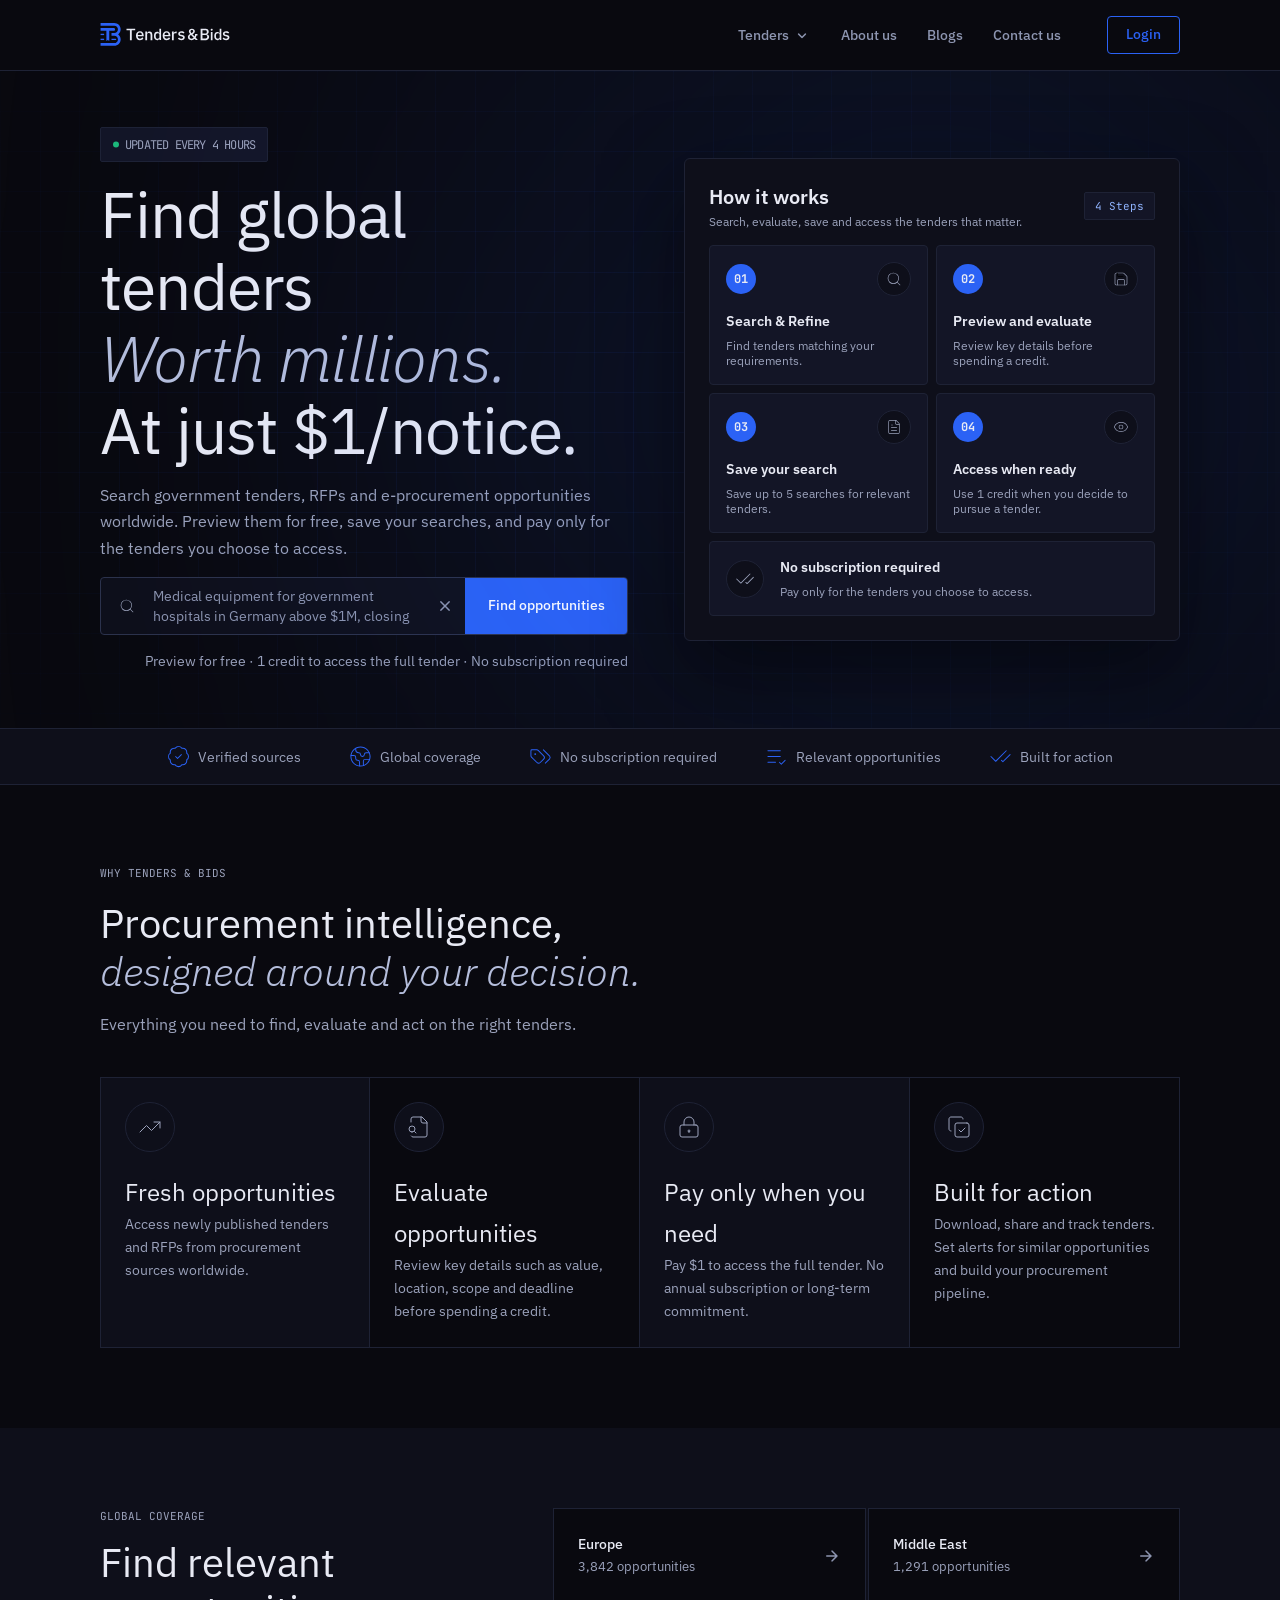
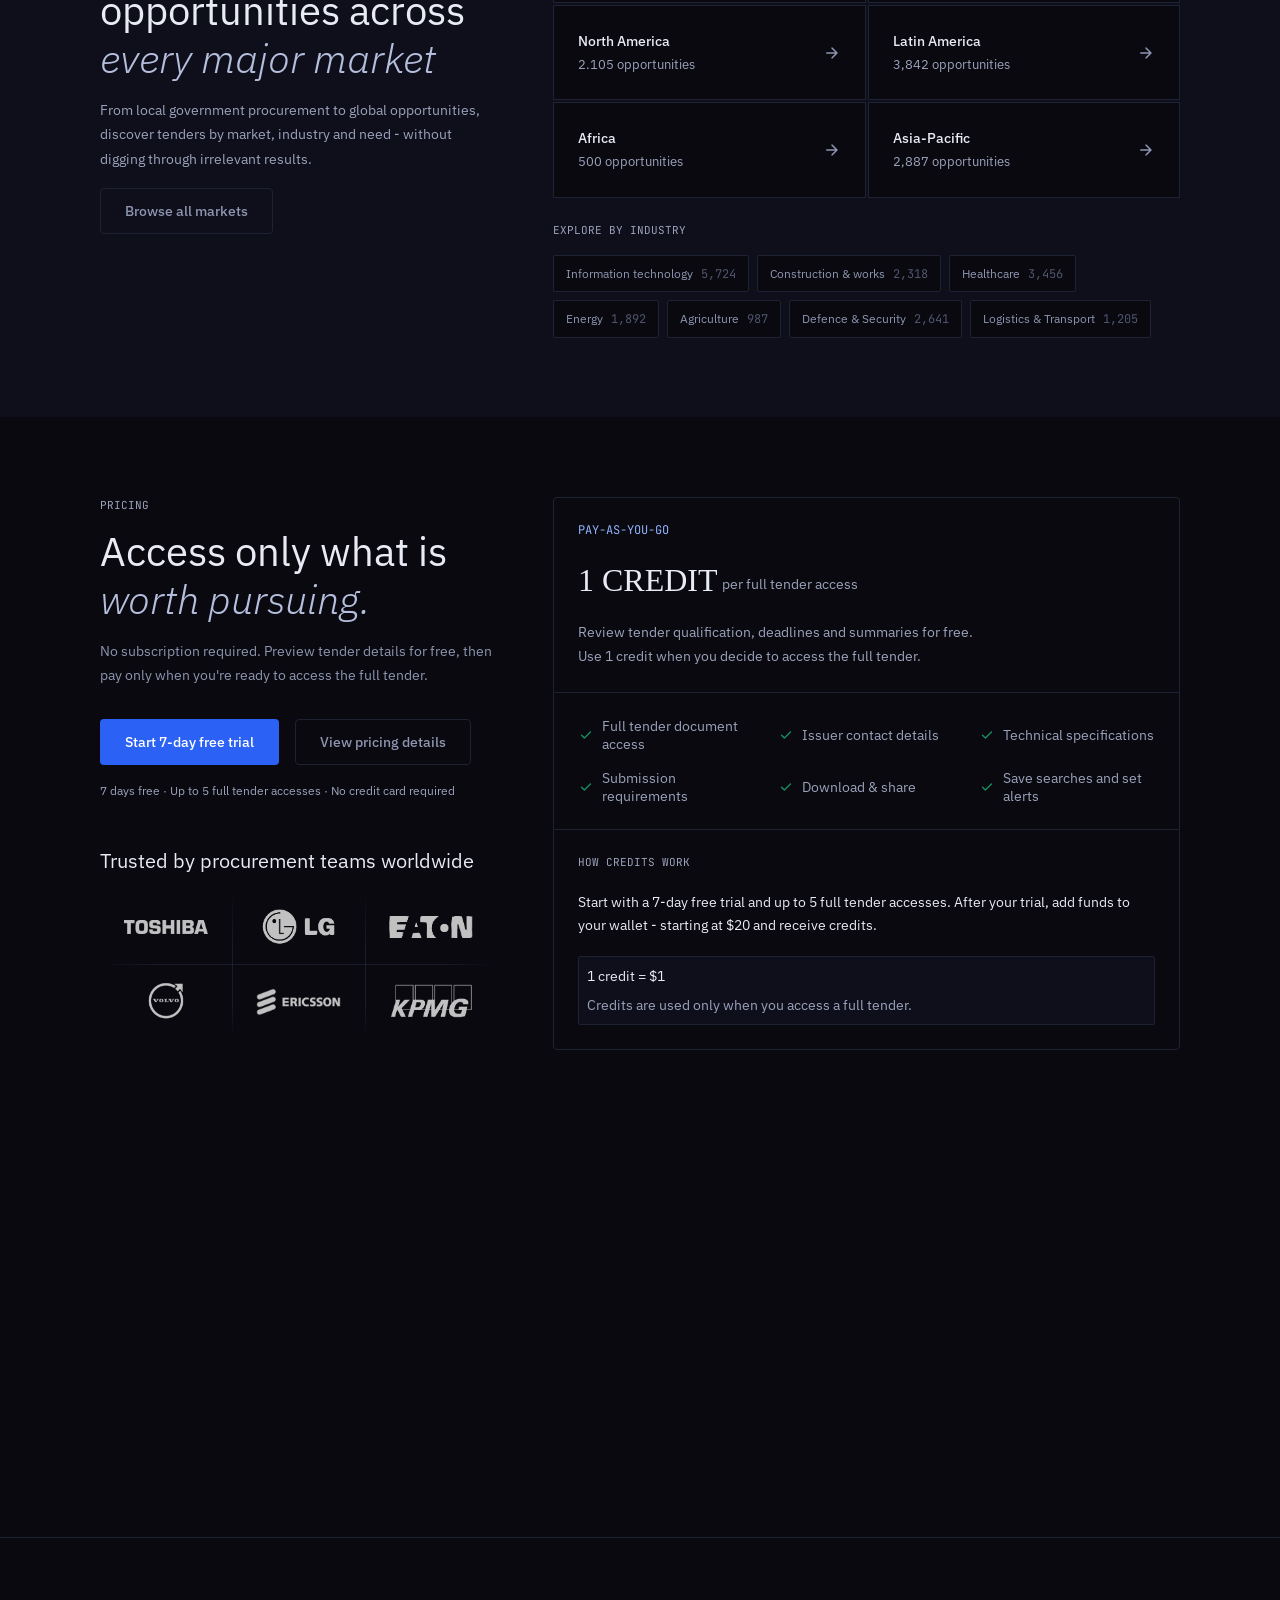
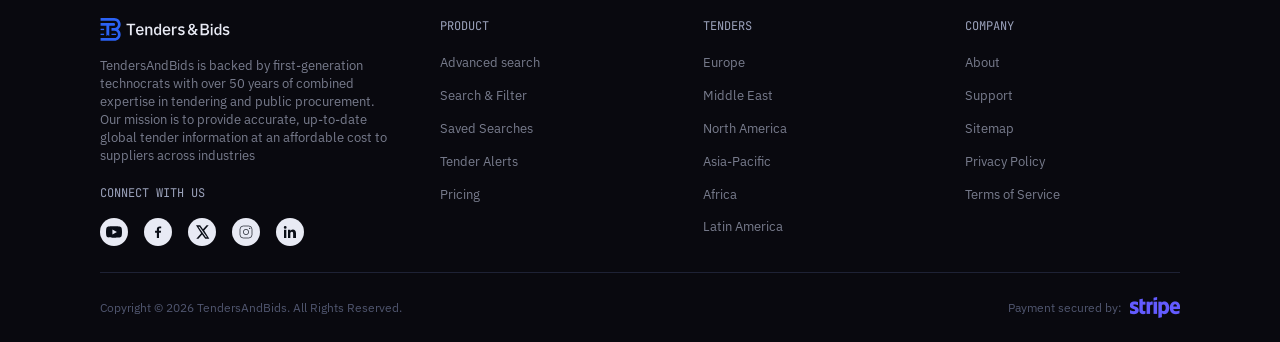
<file: index.html>
<!DOCTYPE html>
<html lang="en">

<head>
    <meta charset="UTF-8">
    <meta name="viewport" content="width=device-width, initial-scale=1.0">
    <title>Tenders & Bids — Find opportunities worth pursuing</title>
    <link rel="icon" href="./assets/logos/navbar-logo.png">
    <link rel="preconnect" href="https://fonts.googleapis.com">
    <link rel="preconnect" href="https://fonts.gstatic.com" crossorigin>
    <link rel="stylesheet"
        href="https://fonts.googleapis.com/css2?family=Material+Symbols+Rounded:opsz,wght,FILL,GRAD@24,400,0,0">
    <link rel="stylesheet" href="css/global.css">
    <link rel="stylesheet" href="css/components.css">
    <link rel="stylesheet" href="css/style.css">
    <link rel="stylesheet" href="css/responsive.css">
</head>

<body>
    <div id="site-header"></div>

    <main>
        <section class="hero reveal">
            <div class="hero__grid" aria-hidden="true"></div>
            <div class="hero__glow" aria-hidden="true"></div>
            <div class="shell hero__inner">
                <div class="hero__copy reveal">
                    <div class="status-badge">
                        <span class="status-badge__dot"></span>
                        UPDATED EVERY 4 HOURS
                    </div>
                    <h1 class="heading-xl">
                        Find global tenders<br>
                        <em>Worth millions.</em><br>
                        At just $1/notice.
                    </h1>
                    <p class="body-lg hero__lede">Search government tenders, RFPs and e-procurement opportunities worldwide. Preview them for free, save your searches, and pay only for the tenders you choose to access.</p>
                    <form class="search-bar" action="#" method="get">
                        <span class="search-bar__icon"></span>
                        <textarea class="search-bar__input" name="q" aria-label="Search tenders"
                            rows="1">Medical equipment for government hospitals in Germany above $1M, closing within 90 days</textarea>
                        <button class="search-bar__clear" type="button" aria-label="Clear search">
                            <span class="material-symbols-rounded">close</span>
                        </button>
                        <button class="btn btn-primary btn-search" type="submit">Find opportunities</button>
                    </form>
                    <div class="hero__meta">
                        <!-- <a class="text-link" href="#">Advanced search</a> -->
                        <!-- <span class="hero__dot" aria-hidden="true"></span> -->
                        <p>Preview for free · 1 credit to access the full tender · No subscription required</p>
                    </div>
                </div>
                <aside class="preview-card reveal" aria-label="Sample search interpretation">
                    <div class="preview-card__glow" aria-hidden="true"></div>
                    <div class="cradddd">
                        <div class="preview-card__filters">
                            <div class="left">
                                <div class="title">
                                    How it works
                                </div>
                                <div class="subtitle">
                                    Search, evaluate, save and access the tenders that matter.
                                </div>
                            </div>
                            <div class="right">
                                <div class="steps">
                                    4 Steps
                                </div>
                            </div>
                        </div>
                        <div class="preview-results" id="preview-results"></div>
                    </div>
                </aside>
            </div>
        </section>

        <section class="trust-bar reveal">
            <div class="shell trust-bar__inner" id="trust-badges"></div>
        </section>

        <section class="section section--page reveal" id="how-it-works">
            <div class="shell">
                <div class="section-intro reveal">
                    <p class="eyebrow">WHY TENDERS & BIDS</p>
                    <h2 class="heading-lg">Procurement intelligence,<br><em>designed around your decision.</em></h2>
                    <p class="body-lg">Everything you need to find, evaluate and act on the right tenders.</p>
                </div>
                <div class="step-grid" id="step-grid"></div>
            </div>
        </section>

        <section class="section section--surface section--split reveal" id="markets">
            <div class="shell split">
                <div class="split__copy reveal">
                    <p class="eyebrow">GLOBAL COVERAGE</p>
                    <h2 class="heading-lg">Find relevant opportunities across<br><em>every major market</em></h2>
                    <p class="body-md">From local government procurement to global opportunities, discover tenders by
                        market, industry and need - without digging through irrelevant results.</p>
                    <a class="btn btn-secondary btn-md upper" href="#">Browse all markets</a>
                </div>
                <div class="split__media">
                    <div class="region-grid" id="region-grid"></div>
                    <div class="industry-block">
                        <p class="eyebrow">EXPLORE BY INDUSTRY</p>
                        <div class="chip-row" id="industry-chips"></div>
                    </div>
                    <a class="btn btn-secondary btn-md lower" href="#">Browse all markets</a>
                </div>
            </div>
        </section>

        <section class="section section--page section--split reveal" id="pricing">
            <div class="shell split split--center">
                <div class="split__copy reveal">
                    <p class="eyebrow">PRICING</p>
                    <h2 class="heading-lg">Access only what is<br><em>worth pursuing.</em></h2>
                    <p class="body-muted">No subscription required. Preview tender details for free, then pay only when you're ready to access the full tender.</p>
                    <div class="btn-row">
                        <a class="btn btn-primary btn-md" href="#">Start 7-day free trial</a>
                        <a class="btn btn-secondary btn-md" href="#">View pricing details</a>
                    </div>
                    <p class="fine-print">7 days free · Up to 5 full tender accesses · No credit card required</p>
                    <div class="trusted-section">

                        <p class="trusted-heading">
                            Trusted by procurement teams worldwide
                        </p>

                        <div class="trusted-logos">
                            <div class="grid-line horizontal"></div>
                            <div class="grid-line vertical v1"></div>
                            <div class="grid-line vertical v2"></div>

                            <div class="trusted-logos-track">
                                <div class="trusted-logos-set">
                                    <div class="trusted-logo"
                                        style="--logo-img: url('../assets/trusted-logo/toshiba.png');">
                                        <img src="../assets/trusted-logo/toshiba.png" alt="Toshiba">
                                    </div>
                                    <div class="trusted-logo"
                                        style="--logo-img: url('../assets/trusted-logo/LG-Logo 1.png');">
                                        <img src="../assets/trusted-logo/lg.png" alt="LG">
                                    </div>
                                    <div class="trusted-logo"
                                        style="--logo-img: url('../assets/trusted-logo/110-1105701_2000px-eaton-corporation-logo-eaton-logo 1.png');">
                                        <img src="../assets/trusted-logo/eaton.png" alt="Eaton">
                                    </div>
                                    <div class="trusted-logo"
                                        style="--logo-img: url('../assets/trusted-logo/Volvo-Logo 1.svg');">
                                        <img src="../assets/trusted-logo/Volvo-Logo 1.svg" alt="Volvo">
                                    </div>
                                    <div class="trusted-logo"
                                        style="--logo-img: url('../assets/trusted-logo/Ericsson-Symbol 1.svg');">
                                        <img src="../assets/trusted-logo/Ericsson-Symbol 1.svg" alt="Ericsson">
                                    </div>
                                    <div class="trusted-logo"
                                        style="--logo-img: url('../assets/trusted-logo/KPMG-Logo-800-x-800 1.svg');">
                                        <img src="../assets/trusted-logo/kpmg.png" alt="KPMG">
                                    </div>
                                </div>
                                <div class="trusted-logos-set copy">
                                    <div class="trusted-logo"
                                        style="--logo-img: url('../assets/trusted-logo/toshiba.png');">
                                        <img src="../assets/trusted-logo/toshiba.png" alt="Toshiba">
                                    </div>
                                    <div class="trusted-logo"
                                        style="--logo-img: url('../assets/trusted-logo/LG-Logo 1.png');">
                                        <img src="../assets/trusted-logo/LG-Logo 1.png" alt="LG">
                                    </div>
                                    <div class="trusted-logo"
                                        style="--logo-img: url('../assets/trusted-logo/110-1105701_2000px-eaton-corporation-logo-eaton-logo 1.png');">
                                        <img src="../assets/trusted-logo/110-1105701_2000px-eaton-corporation-logo-eaton-logo 1.png"
                                            alt="Eaton">
                                    </div>
                                    <div class="trusted-logo"
                                        style="--logo-img: url('../assets/trusted-logo/Volvo-Logo 1.svg');">
                                        <img src="../assets/trusted-logo/Volvo-Logo 1.svg" alt="Volvo">
                                    </div>
                                    <div class="trusted-logo"
                                        style="--logo-img: url('../assets/trusted-logo/Ericsson-Symbol 1.svg');">
                                        <img src="../assets/trusted-logo/Ericsson-Symbol 1.svg" alt="Ericsson">
                                    </div>
                                    <div class="trusted-logo"
                                        style="--logo-img: url('../assets/trusted-logo/KPMG-Logo-800-x-800 1.svg');">
                                        <img src="../assets/trusted-logo/KPMG-Logo-800-x-800 1.svg" alt="KPMG">
                                    </div>
                                </div>
                            </div>
                        </div>

                    </div>
                </div>
                <div class="pricing-card">
                    <div class="pricing-card__head">
                        <p class="text-accent">PAY-AS-YOU-GO</p>
                        <p class="credit-line"><span class="credit-line__value">1 CREDIT</span> <span>per full tender
                                access</span></p>
                        <p>Review tender qualification, deadlines and summaries for free.<br>Use 1 credit when you
                            decide to access the full tender.</p>
                    </div>
                    <ul class="feature-grid" id="credit-features"></ul>
                    <div class="pricing-card__body">
                        <p class="eyebrow">HOW CREDITS WORK</p>
                        <p class="body-on-dark">Start with a 7-day free trial and up to 5 full tender accesses. After your trial, add funds to your wallet - starting at $20 and receive credits.</p>
                        <div class="wallet-box">
                            <p class="body-on-dark">1 credit = $1</p>
                            <p>Credits are used only when you access a full tender.</p>
                        </div>
                    </div>
                </div>
            </div>
        </section>

        <section class="section section--surface cta-band reveal">
            <div class="shell">
                <div class="cta-band__inner reveal">
                    <h2 class="heading-lg heading-lg--center">Need procurement intelligence for your team?</h2>
                    <p class="body-lg">See how TendersAndBids can fit your team's sourcing workflow, market requirements and procurement needs.</p>
                    <a class="btn btn-primary btn-lg" href="#">Talk to an Expert</a>
                    <p class="cta-band__note">Have questions? Our team can help you find the right opportunities and
                        workflow.</p>
                </div>
            </div>
        </section>
    </main>

    <div id="site-footer"></div>

    <script src="js/data.js"></script>
    <script src="js/components.js"></script>
    <script src="js/main.js"></script>
</body>

</html>
</file>
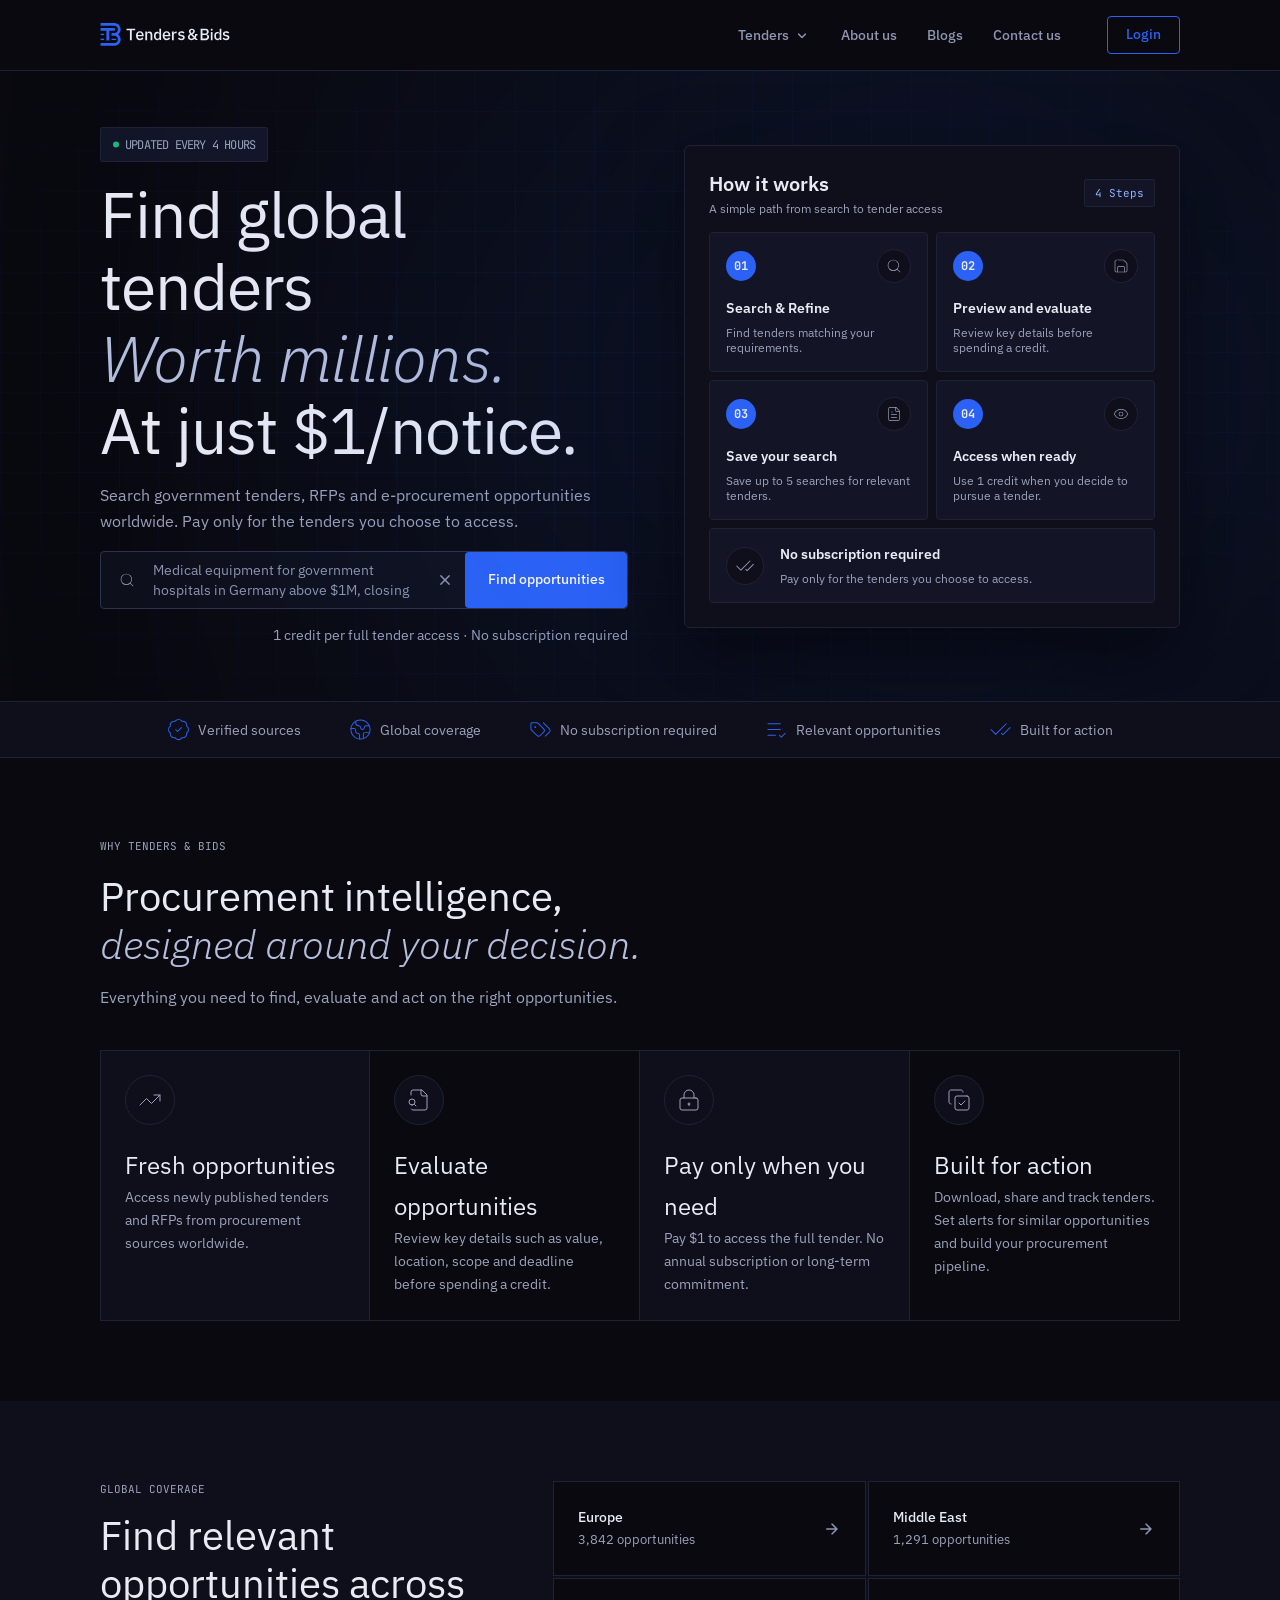
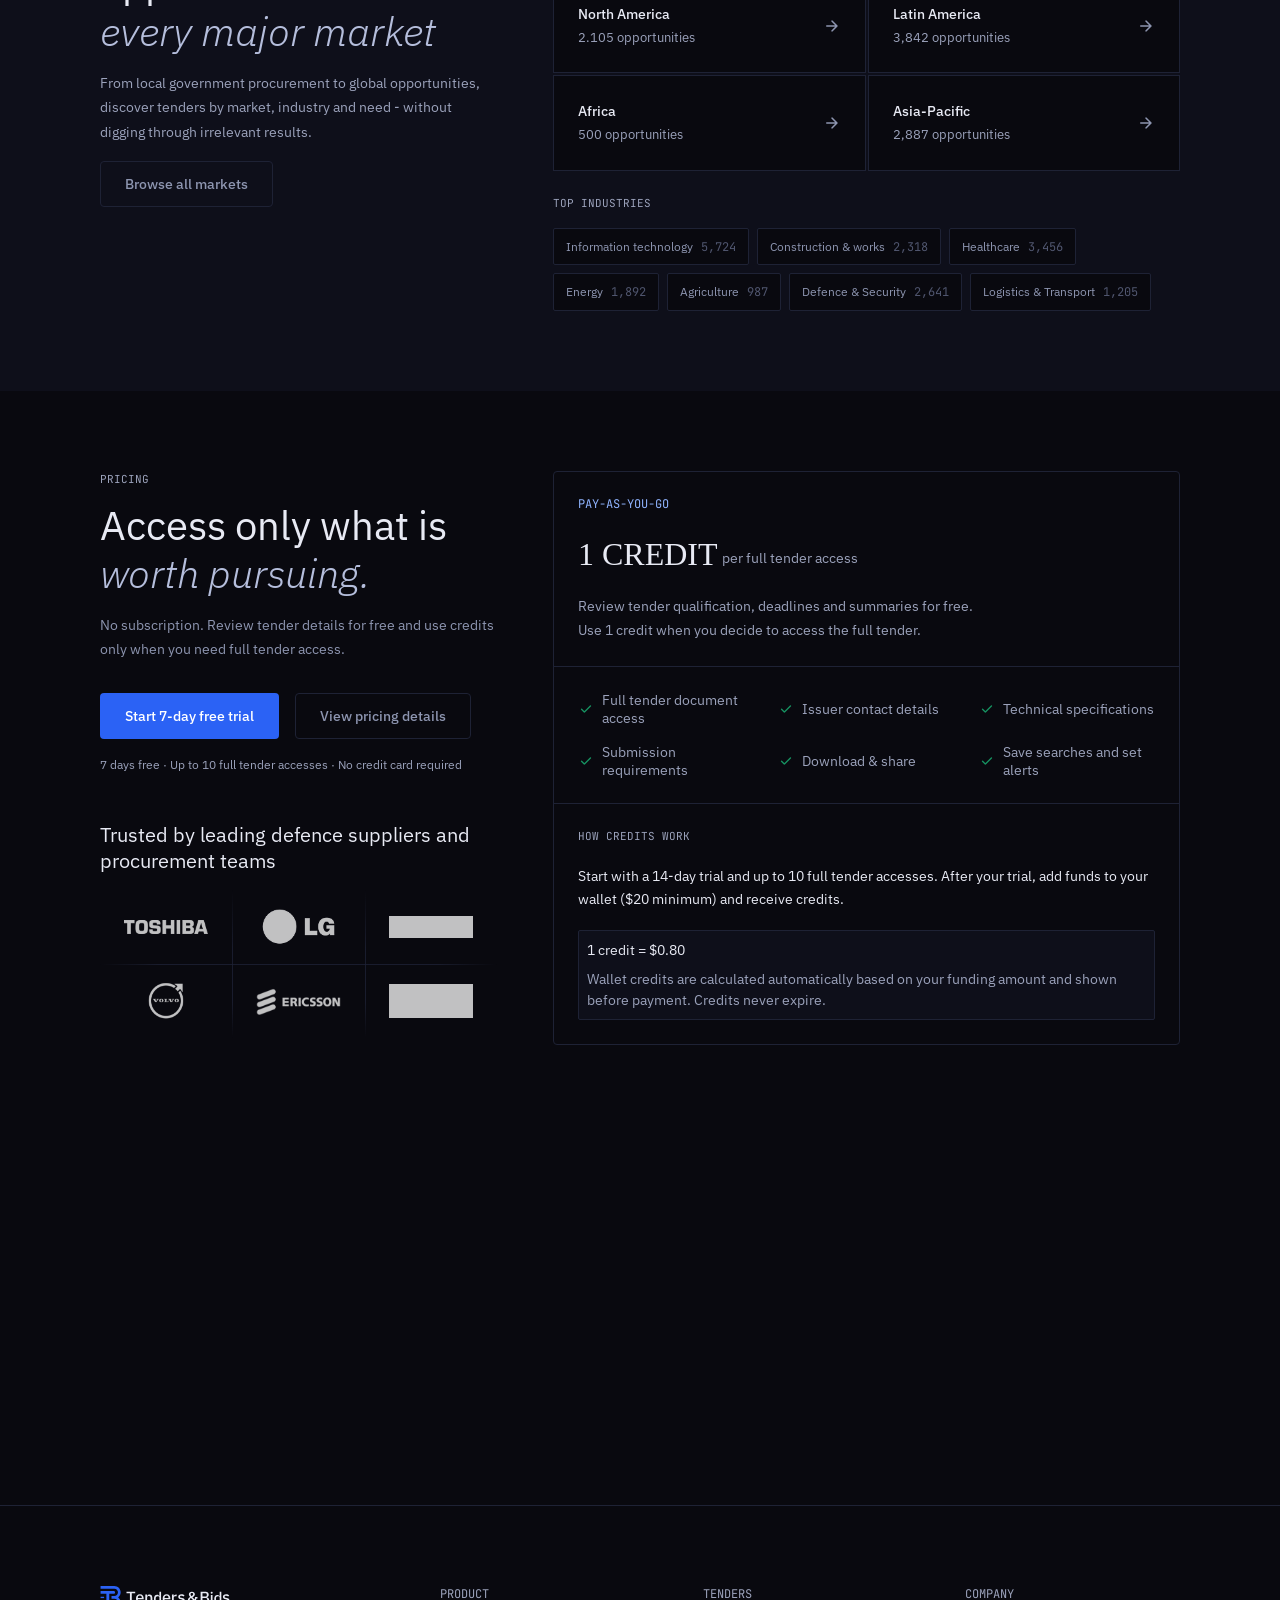
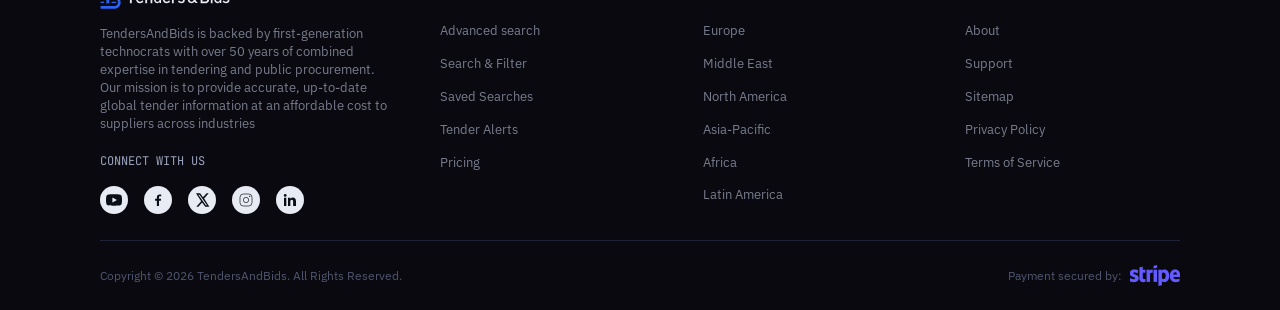
<file: v1/tab.html>
<!DOCTYPE html>
<html lang="en">

<head>
    <meta charset="UTF-8">
    <meta name="viewport" content="width=device-width, initial-scale=1.0">
    <title>Tenders & Bids — Find opportunities worth pursuing</title>
    <link rel="icon" href="./assets/logos/navbar-logo.png">
    <link rel="preconnect" href="https://fonts.googleapis.com">
    <link rel="preconnect" href="https://fonts.gstatic.com" crossorigin>
    <link rel="stylesheet"
        href="https://fonts.googleapis.com/css2?family=Material+Symbols+Rounded:opsz,wght,FILL,GRAD@24,400,0,0">
    <link rel="stylesheet" href="../css/components.css">
    <link rel="stylesheet" href="../css/global.css">
    <link rel="stylesheet" href="../css/responsive.css">
    <link rel="stylesheet" href="../css/style.css">
</head>

<body>
    <div id="site-header"></div>

    <main>
        <section class="hero reveal">
            <div class="hero__grid" aria-hidden="true"></div>
            <div class="hero__glow" aria-hidden="true"></div>
            <div class="shell hero__inner">
                <div class="hero__copy reveal">
                    <div class="status-badge">
                        <span class="status-badge__dot"></span>
                        UPDATED EVERY 4 HOURS
                    </div>
                    <h1 class="heading-xl">
                        Find global tenders<br>
                        <em>Worth millions.</em><br>
                        At just $1/notice.
                    </h1>
                    <p class="body-lg hero__lede">Search government tenders, RFPs and e-procurement opportunities
                        worldwide. Pay only for the tenders you choose to access.</p>
                    <form class="search-bar" action="#" method="get">
                        <span class="search-bar__icon"></span>
                        <textarea class="search-bar__input" name="q" aria-label="Search tenders"
                            rows="1">Medical equipment for government hospitals in Germany above $1M, closing within 90 days</textarea>
                        <button class="search-bar__clear" type="button" aria-label="Clear search">
                            <span class="material-symbols-rounded">close</span>
                        </button>
                        <button class="btn btn-primary btn-search" type="submit">Find opportunities</button>
                    </form>
                    <div class="hero__meta">
                        <!-- <a class="text-link" href="#">Advanced search</a> -->
                        <!-- <span class="hero__dot" aria-hidden="true"></span> -->
                        <p>1 credit per full tender access · No subscription required</p>
                    </div>
                </div>
                <aside class="preview-card reveal" aria-label="Sample search interpretation">
                    <div class="preview-card__glow" aria-hidden="true"></div>
                    <div class="cradddd">
                        <div class="preview-card__filters">
                            <div class="left">
                                <div class="title">
                                    How it works
                                </div>
                                <div class="subtitle">
                                    A simple path from search to tender access
                                </div>
                            </div>
                            <div class="right">
                                <div class="steps">
                                    4 Steps
                                </div>
                            </div>
                        </div>
                        <div class="preview-results" id="preview-results"></div>
                    </div>
                </aside>
            </div>
        </section>

        <section class="trust-bar reveal">
            <div class="shell trust-bar__inner" id="trust-badges"></div>
        </section>

        <section class="section section--page reveal" id="how-it-works">
            <div class="shell">
                <div class="section-intro reveal">
                    <p class="eyebrow">WHY TENDERS & BIDS</p>
                    <h2 class="heading-lg">Procurement intelligence,<br><em>designed around your decision.</em></h2>
                    <p class="body-lg">Everything you need to find, evaluate and act on the right opportunities.</p>
                </div>
                <div class="step-grid" id="step-grid"></div>
            </div>
        </section>

        <section class="section section--surface section--split reveal" id="markets">
            <div class="shell split">
                <div class="split__copy reveal">
                    <p class="eyebrow">GLOBAL COVERAGE</p>
                    <h2 class="heading-lg">Find relevant opportunities across<br><em>every major market</em></h2>
                    <p class="body-md">From local government procurement to global opportunities, discover tenders by
                        market, industry and need - without digging through irrelevant results.</p>
                    <a class="btn btn-secondary btn-md" href="#">Browse all markets</a>
                </div>
                <div class="split__media">
                    <div class="region-grid" id="region-grid"></div>
                    <div class="industry-block">
                        <p class="eyebrow">TOP INDUSTRIES</p>
                        <div class="chip-row" id="industry-chips"></div>
                    </div>
                </div>
            </div>
        </section>

        <section class="section section--page section--split reveal" id="pricing">
            <div class="shell split split--center">
                <div class="split__copy reveal">
                    <p class="eyebrow">PRICING</p>
                    <h2 class="heading-lg">Access only what is<br><em>worth pursuing.</em></h2>
                    <p class="body-muted">No subscription. Review tender details for free and use credits only when you
                        need full tender access.</p>
                    <div class="btn-row">
                        <a class="btn btn-primary btn-md" href="#">Start 7-day free trial</a>
                        <a class="btn btn-secondary btn-md" href="#">View pricing details</a>
                    </div>
                    <p class="fine-print">7 days free · Up to 10 full tender accesses · No credit card required</p>
                    <div class="trusted-section">

    <p class="trusted-heading">
        Trusted by leading defence suppliers
        and procurement teams
    </p>

    <div class="trusted-logos">
        <div class="grid-line horizontal"></div>
        <div class="grid-line vertical v1"></div>
        <div class="grid-line vertical v2"></div>

        <div class="trusted-logos-track">
            <div class="trusted-logos-set">
                <div class="trusted-logo" style="--logo-img: url('../assets/trusted-logo/toshiba.png');">
                    <img src="../assets/trusted-logo/toshiba.png" alt="Toshiba">
                </div>
                <div class="trusted-logo" style="--logo-img: url('../assets/trusted-logo/LG-Logo 1.png');">
                    <img src="../assets/trusted-logo/LG-Logo 1.png" alt="LG">
                </div>
                <div class="trusted-logo" style="--logo-img: url('../assets/trusted-logo/110-1105701_2000px-eaton-corporation-logo-eaton-logo 1.png');">
                    <img src="../assets/trusted-logo/110-1105701_2000px-eaton-corporation-logo-eaton-logo 1.png" alt="Eaton">
                </div>
                <div class="trusted-logo" style="--logo-img: url('../assets/trusted-logo/Volvo-Logo 1.svg');">
                    <img src="../assets/trusted-logo/Volvo-Logo 1.svg" alt="Volvo">
                </div>
                <div class="trusted-logo" style="--logo-img: url('../assets/trusted-logo/Ericsson-Symbol 1.svg');">
                    <img src="../assets/trusted-logo/Ericsson-Symbol 1.svg" alt="Ericsson">
                </div>
                <div class="trusted-logo" style="--logo-img: url('../assets/trusted-logo/KPMG-Logo-800-x-800 1.svg');">
                    <img src="../assets/trusted-logo/KPMG-Logo-800-x-800 1.svg" alt="KPMG">
                </div>
            </div>
            <div class="trusted-logos-set copy">
                <div class="trusted-logo" style="--logo-img: url('../assets/trusted-logo/toshiba.png');">
                    <img src="../assets/trusted-logo/toshiba.png" alt="Toshiba">
                </div>
                <div class="trusted-logo" style="--logo-img: url('../assets/trusted-logo/LG-Logo 1.png');">
                    <img src="../assets/trusted-logo/LG-Logo 1.png" alt="LG">
                </div>
                <div class="trusted-logo" style="--logo-img: url('../assets/trusted-logo/110-1105701_2000px-eaton-corporation-logo-eaton-logo 1.png');">
                    <img src="../assets/trusted-logo/110-1105701_2000px-eaton-corporation-logo-eaton-logo 1.png" alt="Eaton">
                </div>
                <div class="trusted-logo" style="--logo-img: url('../assets/trusted-logo/Volvo-Logo 1.svg');">
                    <img src="../assets/trusted-logo/Volvo-Logo 1.svg" alt="Volvo">
                </div>
                <div class="trusted-logo" style="--logo-img: url('../assets/trusted-logo/Ericsson-Symbol 1.svg');">
                    <img src="../assets/trusted-logo/Ericsson-Symbol 1.svg" alt="Ericsson">
                </div>
                <div class="trusted-logo" style="--logo-img: url('../assets/trusted-logo/KPMG-Logo-800-x-800 1.svg');">
                    <img src="../assets/trusted-logo/KPMG-Logo-800-x-800 1.svg" alt="KPMG">
                </div>
            </div>
        </div>
    </div>

</div>
                </div>
                <div class="pricing-card">
                    <div class="pricing-card__head">
                        <p class="text-accent">PAY-AS-YOU-GO</p>
                        <p class="credit-line"><span class="credit-line__value">1 CREDIT</span> <span>per full tender
                                access</span></p>
                        <p>Review tender qualification, deadlines and summaries for free.<br>Use 1 credit when you
                            decide to access the full tender.</p>
                    </div>
                    <ul class="feature-grid" id="credit-features"></ul>
                    <div class="pricing-card__body">
                        <p class="eyebrow">HOW CREDITS WORK</p>
                        <p class="body-on-dark">Start with a 14-day trial and up to 10 full tender accesses. After your
                            trial, add funds to your wallet ($20 minimum) and receive credits.</p>
                        <div class="wallet-box">
                            <p class="body-on-dark">1 credit = $0.80</p>
                            <p>Wallet credits are calculated automatically based on your funding amount and shown before
                                payment. Credits never expire.</p>
                        </div>
                    </div>
                </div>
            </div>
        </section>

        <section class="section section--surface cta-band reveal">
            <div class="shell">
                <div class="cta-band__inner reveal">
                    <h2 class="heading-lg heading-lg--center">Need procurement intelligence for your team?</h2>
                    <p class="body-lg">See how TendersAndBids can fit your sourcing workflow, team, and market
                        requirements.</p>
                    <a class="btn btn-primary btn-lg" href="#">Talk to an Expert</a>
                    <p class="cta-band__note">Have questions? Our team can help you find the right opportunities and
                        workflow.</p>
                </div>
            </div>
        </section>
    </main>

    <div id="site-footer"></div>

    <script src="../js/components.js"></script>
    <script src="../js/data.js"></script>
    <script src="../js/main.js"></script>
</body>

</html>
</file>
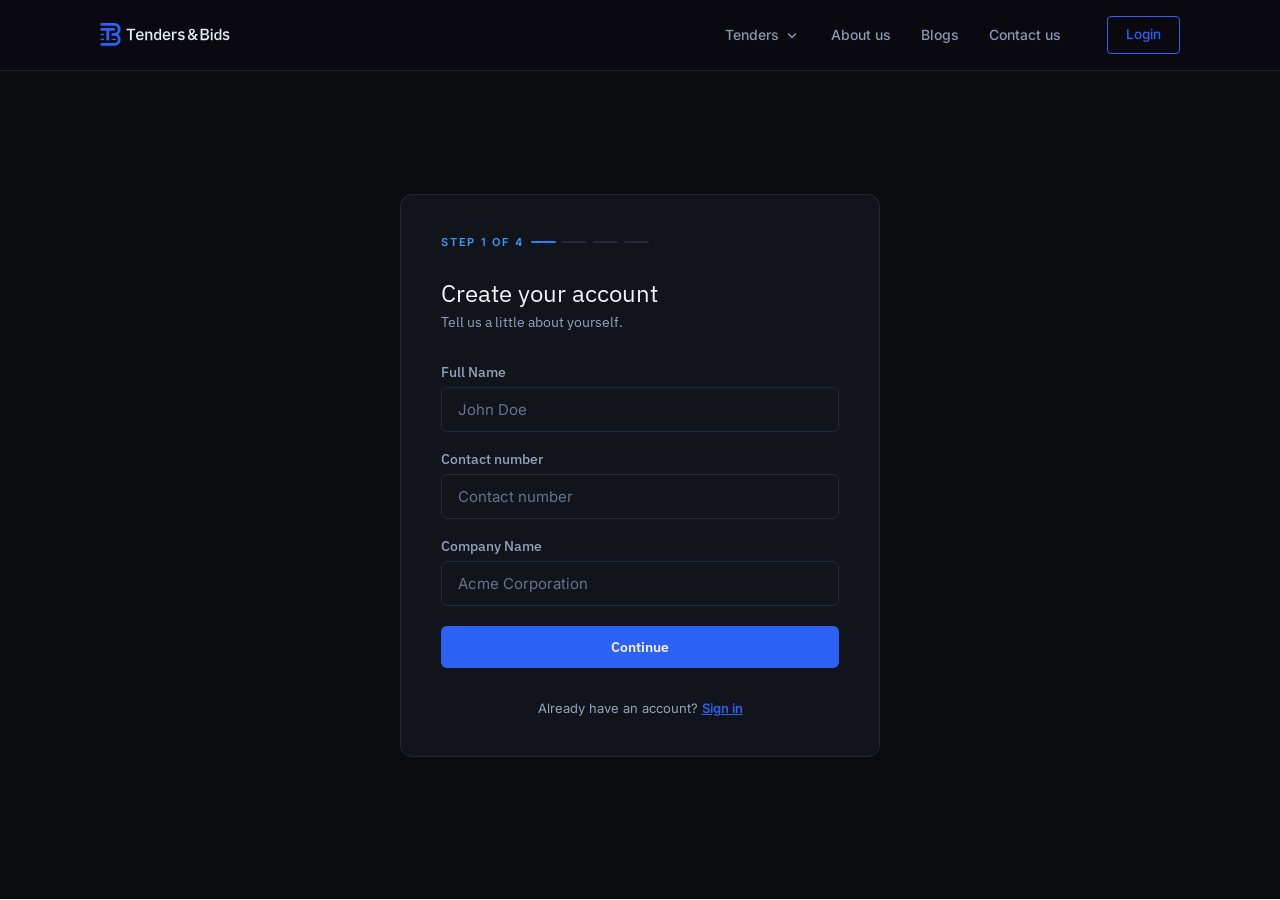
<file: pages/auth/create-account.html>
<!DOCTYPE html>
<html lang="en">
<head>
  <meta charset="UTF-8" />
  <meta name="viewport" content="width=device-width, initial-scale=1.0" />

  <title>Create your account | Tenders & Bids</title>

  <link rel="preconnect" href="https://fonts.googleapis.com">
  <link rel="preconnect" href="https://fonts.gstatic.com" crossorigin>

  <link
    rel="stylesheet"
    href="https://fonts.googleapis.com/css2?family=IBM+Plex+Sans:wght@400;500;600;700&family=Inter:wght@400;500;600;700&family=Material+Symbols+Rounded:opsz,wght,FILL,GRAD@24,400,0,0&display=swap"
  >

  <link rel="stylesheet" href="../../css/global.css">
  <link rel="stylesheet" href="../../css/components.css">
  <link rel="stylesheet" href="./auth.css" />
</head>

<body>

  <div id="site-header"></div>


  <main class="page-shell">

    <section class="auth-card" aria-label="Account creation card">

      <!-- Step Indicator -->
      <div class="step-indicator">
        <span>Step 1 of 4</span>

        <div class="step-dots">
          <span class="step-dot is-active"></span>
          <span class="step-dot is-soft"></span>
          <span class="step-dot is-soft"></span>
          <span class="step-dot is-soft"></span>
        </div>
      </div>


      <!-- Header Section -->
      <div class="auth-card__header">

        <h1 class="auth-title">
          Create your account
        </h1>

        <p class="auth-subtitle">
          Tell us a little about yourself.
        </p>

      </div>


      <!-- Form Section -->
      <div class="auth-card__email">

        <div class="field">
          <label for="full-name">Full Name</label>

          <input
            id="full-name"
            type="text"
            placeholder="John Doe"
            value="John Doe"
          />
        </div>


        <div class="field">
          <label for="contact-number">Contact number</label>

          <input
            id="contact-number"
            type="tel"
            placeholder="Contact number"
          />
        </div>


        <div class="field">
          <label for="company-name">Company Name</label>

          <input
            id="company-name"
            type="text"
            placeholder="Acme Corporation"
            value="Acme Corporation"
          />
        </div>


        <button
          class="primary-btn"
          type="button"
          data-next="industries.html"
        >
          Continue
        </button>

      </div>


      <!-- Footer Section -->
      <div class="auth-card__legal">

        <p class="auth-meta">
          Already have an account?
          <a href="./login.html">Sign in</a>
        </p>

      </div>

    </section>

  </main>


  <script src="../../js/data.js"></script>
  <script src="../../js/components.js"></script>
  <script src="./auth.js"></script>

</body>
</html>
</file>
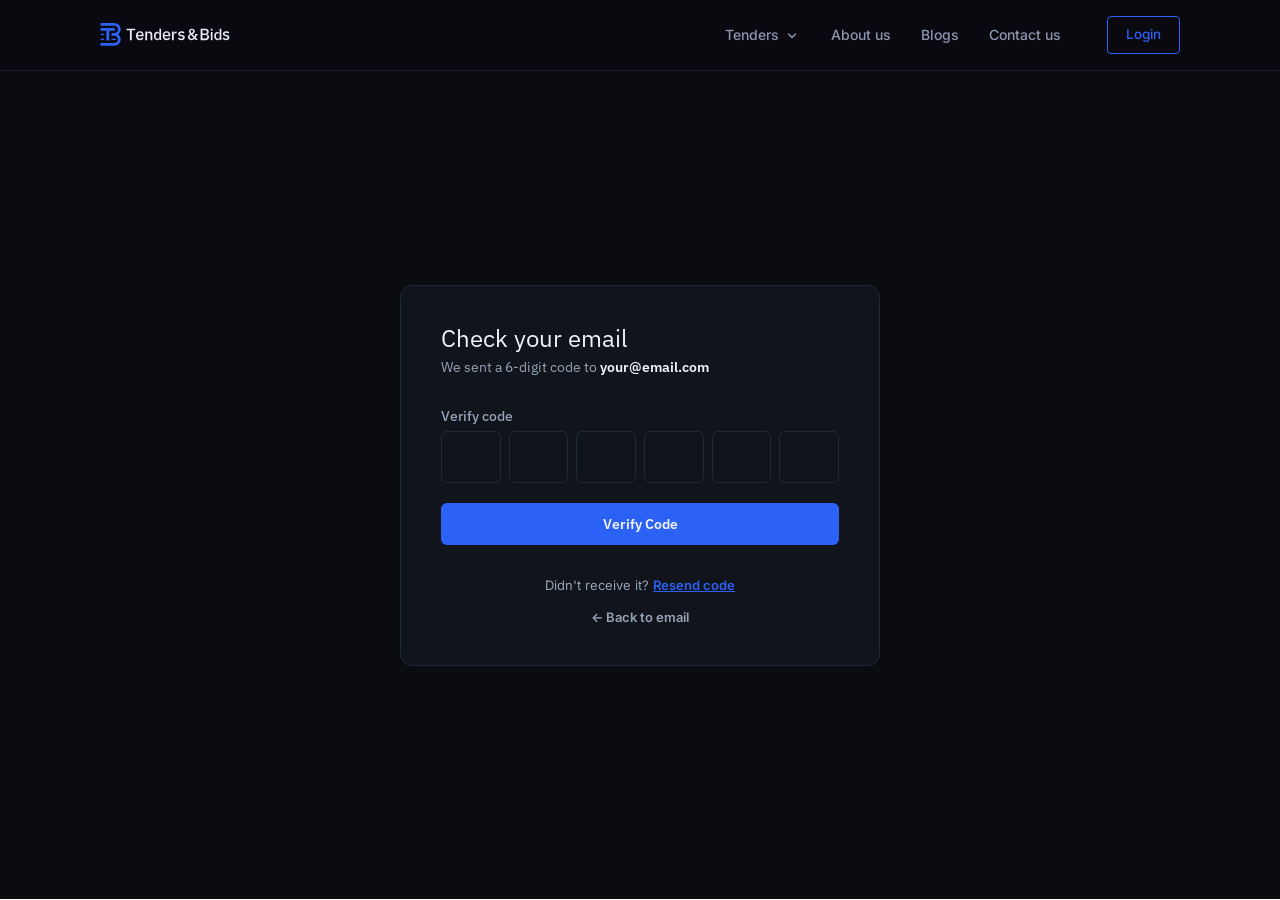
<file: pages/auth/email-verify.html>
<!DOCTYPE html>
<html lang="en">
<head>
  <meta charset="UTF-8" />
  <meta name="viewport" content="width=device-width, initial-scale=1.0" />

  <title>Check your email | Tenders & Bids</title>

  <link rel="preconnect" href="https://fonts.googleapis.com">
  <link rel="preconnect" href="https://fonts.gstatic.com" crossorigin>

  <link
    rel="stylesheet"
    href="https://fonts.googleapis.com/css2?family=IBM+Plex+Sans:wght@400;500;600;700&family=Inter:wght@400;500;600;700&family=Material+Symbols+Rounded:opsz,wght,FILL,GRAD@24,400,0,0&display=swap"
  >

  <link rel="stylesheet" href="../../css/global.css">
  <link rel="stylesheet" href="../../css/components.css">
  <link rel="stylesheet" href="./auth.css" />
</head>

<body>

  <div id="site-header"></div>


  <main class="page-shell">

    <section class="auth-card" aria-label="Email verification card">

      <!-- 1. Header Section -->
      <div class="auth-card__header">
        <h1 class="auth-title">Check your email</h1>

        <p class="auth-subtitle">
          We sent a 6-digit code to
          <strong class="verify-email">your@email.com</strong>
        </p>
      </div>


      <!-- 2. Verification Section -->
      <div class="auth-card__email">

        <div class="field">
          <label>Verify code</label>

          <div class="verify-box">
            <input
              class="code-input"
              type="text"
              inputmode="numeric"
              maxlength="1"
              aria-label="Digit 1"
            />

            <input
              class="code-input"
              type="text"
              inputmode="numeric"
              maxlength="1"
              aria-label="Digit 2"
            />

            <input
              class="code-input"
              type="text"
              inputmode="numeric"
              maxlength="1"
              aria-label="Digit 3"
            />

            <input
              class="code-input"
              type="text"
              inputmode="numeric"
              maxlength="1"
              aria-label="Digit 4"
            />

            <input
              class="code-input"
              type="text"
              inputmode="numeric"
              maxlength="1"
              aria-label="Digit 5"
            />

            <input
              class="code-input"
              type="text"
              inputmode="numeric"
              maxlength="1"
              aria-label="Digit 6"
            />
          </div>
        </div>

        <button
          class="primary-btn"
          type="button"
          data-next="create-account.html"
        >
          Verify Code
        </button>

      </div>


      <!-- 3. Footer Section -->
      <div class="auth-card__legal">

        <p class="auth-meta">
          Didn't receive it?
          <a href="email-verify.html">Resend code</a>
        </p>

        <p class="auth-meta auth-meta--back">
          <a href="login.html">← Back to email</a>
        </p>

      </div>

    </section>

  </main>


  <script src="../../js/data.js"></script>
  <script src="../../js/components.js"></script>
  <script src="./auth.js"></script>

</body>
</html>
</file>
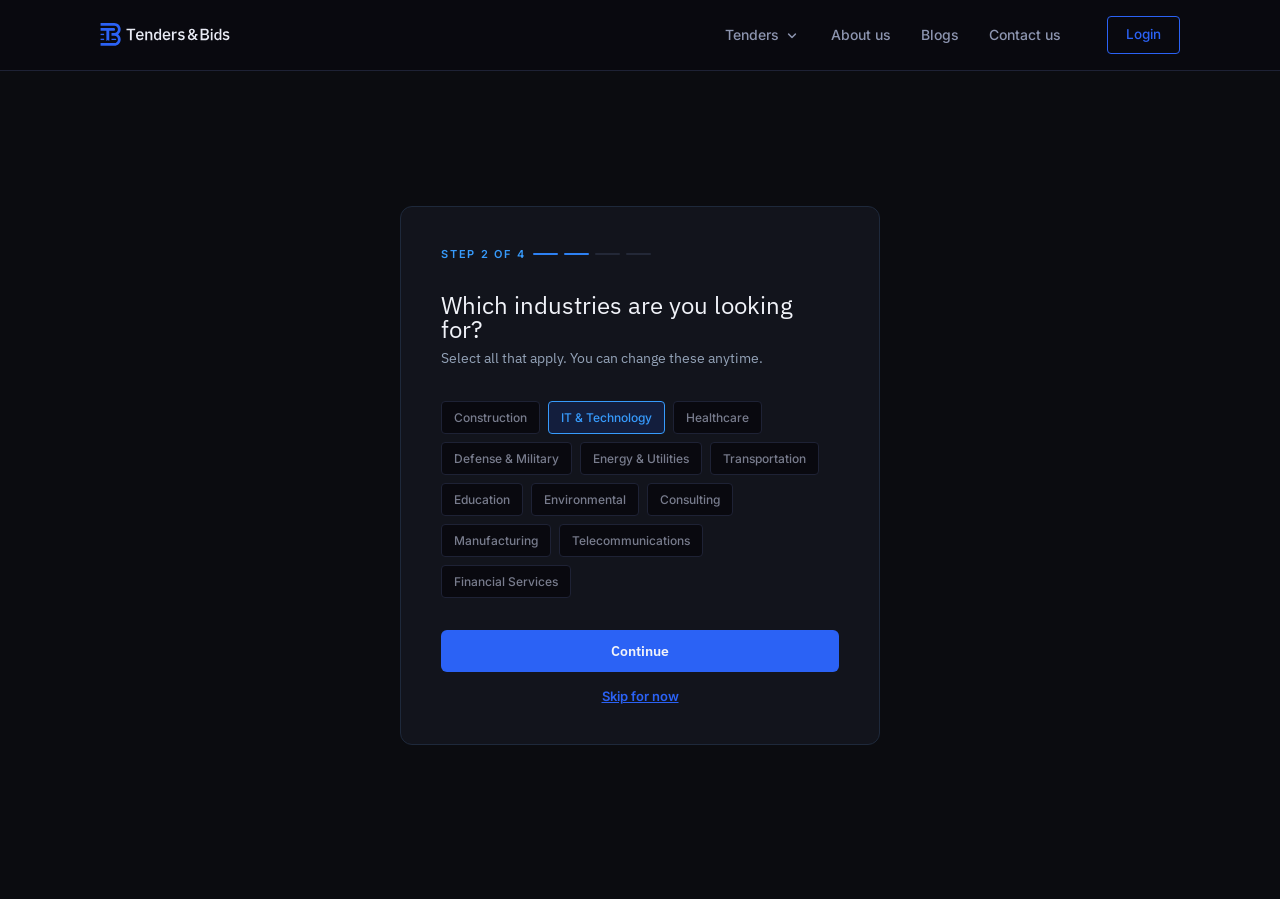
<file: pages/auth/industries.html>
<!DOCTYPE html>
<html lang="en">
<head>
  <meta charset="UTF-8" />
  <meta name="viewport" content="width=device-width, initial-scale=1.0" />

  <title>Which industries are you looking for? | Tenders & Bids</title>

  <link rel="preconnect" href="https://fonts.googleapis.com">
  <link rel="preconnect" href="https://fonts.gstatic.com" crossorigin>

  <link
    rel="stylesheet"
    href="https://fonts.googleapis.com/css2?family=IBM+Plex+Sans:wght@400;500;600;700&family=Inter:wght@400;500;600;700&family=Material+Symbols+Rounded:opsz,wght,FILL,GRAD@24,400,0,0&display=swap"
  >

  <link rel="stylesheet" href="../../css/global.css">
  <link rel="stylesheet" href="../../css/components.css">
  <link rel="stylesheet" href="./auth.css" />
</head>

<body>

  <div id="site-header"></div>


  <main class="page-shell">

    <section class="auth-card" aria-label="Industry selection card">

      <!-- Step Indicator -->
      <div class="step-indicator">
        <span>Step 2 of 4</span>

        <div class="step-dots">
          <span class="step-dot is-active"></span>
          <span class="step-dot is-active"></span>
          <span class="step-dot is-soft"></span>
          <span class="step-dot is-soft"></span>
        </div>
      </div>


      <!-- Header Section -->
      <div class="auth-card__header">

        <h1 class="auth-title">
          Which industries are you
          looking for?
        </h1>

        <p class="auth-subtitle">
          Select all that apply. You can change these anytime.
        </p>

      </div>


      <!-- Industry Selection Section -->
      <div class="auth-card__email">

        <div class="option-grid">
          <span class="option-chip">Construction</span>
          <span class="option-chip is-selected">IT &amp; Technology</span>
          <span class="option-chip">Healthcare</span>
          <span class="option-chip">Defense &amp; Military</span>
          <span class="option-chip">Energy &amp; Utilities</span>
          <span class="option-chip">Transportation</span>
          <span class="option-chip">Education</span>
          <span class="option-chip">Environmental</span>
          <span class="option-chip">Consulting</span>
          <span class="option-chip">Manufacturing</span>
          <span class="option-chip">Telecommunications</span>
          <span class="option-chip">Financial Services</span>
        </div>



      </div>


      <!-- Footer Section -->
      <div class="auth-card__legal">
                <button
          class="primary-btn"
          type="button"
          data-next="location.html"
        >
          Continue
        </button>

        <p class="auth-meta">
          <a href="location.html">Skip for now</a>
        </p>

      </div>

    </section>

  </main>


  <script src="../../js/data.js"></script>
  <script src="../../js/components.js"></script>
  <script src="./auth.js"></script>

</body>
</html>
</file>
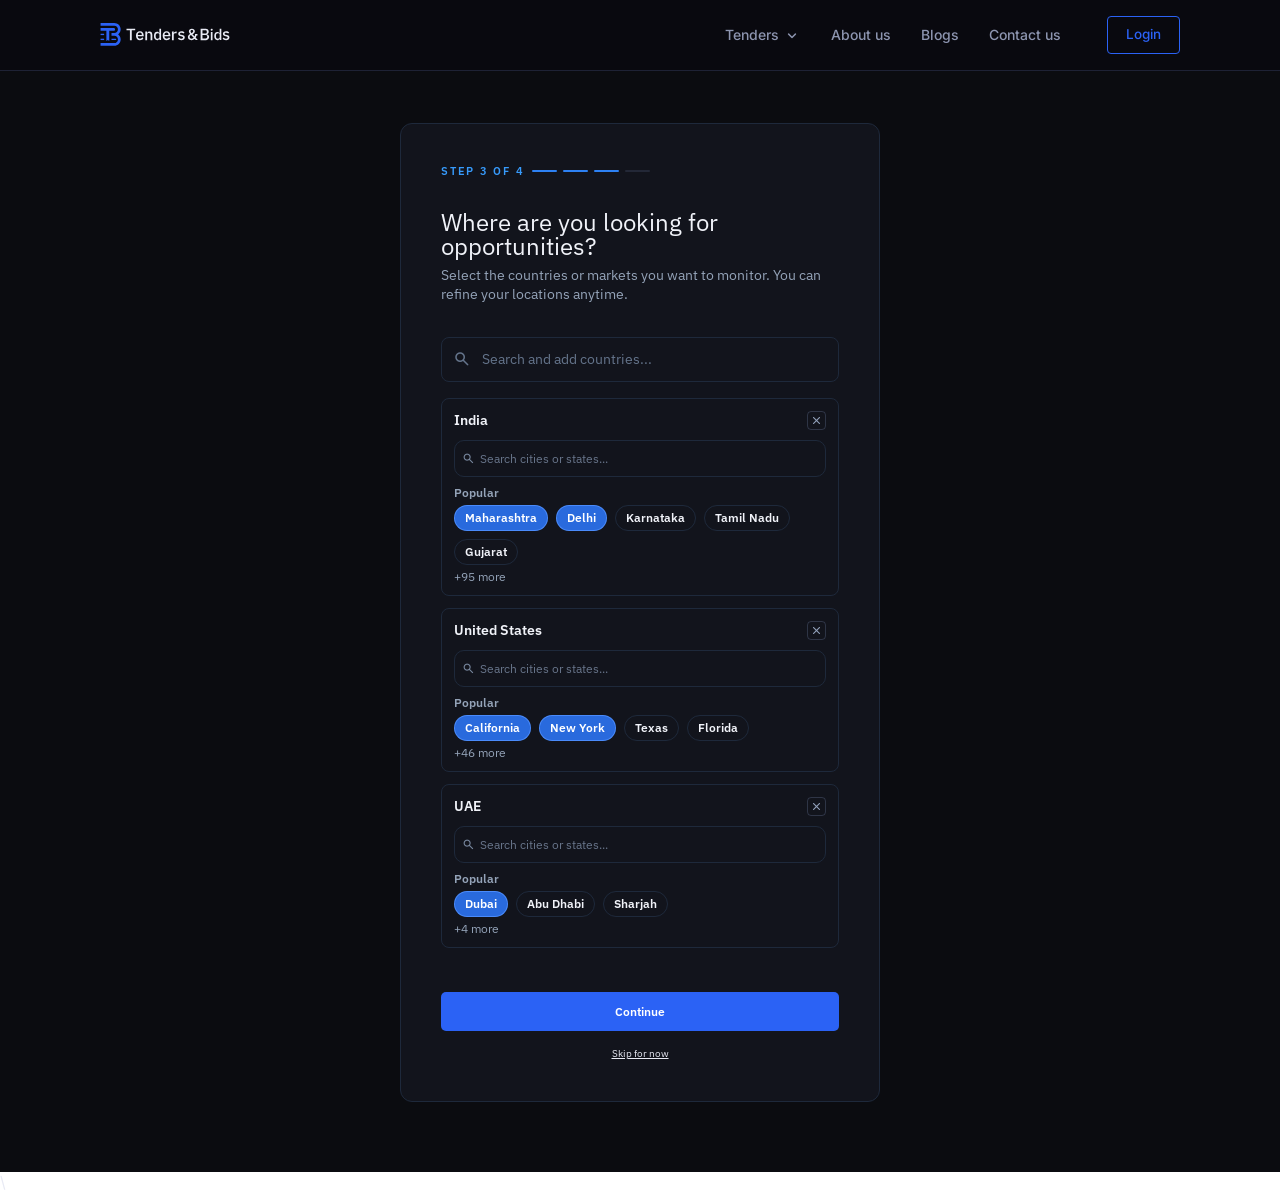
<file: pages/auth/location.html>
<!DOCTYPE html>
<html lang="en">

<head>
    <meta charset="UTF-8" />
    <meta name="viewport" content="width=device-width, initial-scale=1.0" />

    <title>Where are you looking for opportunities? | Tenders & Bids</title>

    <link rel="preconnect" href="https://fonts.googleapis.com">
    <link rel="preconnect" href="https://fonts.gstatic.com" crossorigin>

    <link rel="stylesheet"
        href="https://fonts.googleapis.com/css2?family=IBM+Plex+Sans:wght@400;500;600;700&family=Inter:wght@400;500;600;700&family=Material+Symbols+Rounded:opsz,wght,FILL,GRAD@24,400,0,0&display=swap">

    <!-- Global CSS -->
    <link rel="stylesheet" href="../../css/global.css">
    <link rel="stylesheet" href="../../css/components.css">

    <!-- Location specific CSS -->
    <link rel="stylesheet" href="./auth.css" />
</head>

<body>

    <div id="site-header"></div>


    <!-- ==================== PAGE ==================== -->

    <main class="location-page">

        <section class="location-card" aria-label="Location selection card">

            <!-- ==================== STEP INDICATOR ==================== -->

            <div class="location-step">

                <span class="location-step__text">
                    Step 3 of 4
                </span>

                <div class="location-step__dots">
                    <span class="location-step__dot is-active"></span>
                    <span class="location-step__dot is-active"></span>
                    <span class="location-step__dot is-active"></span>
                    <span class="location-step__dot is-soft"></span>
                </div>

            </div>


            <!-- ==================== HEADER ==================== -->

            <div class="location-header">

                <h1 class="location-title">
                    Where are you looking for
                    opportunities?
                </h1>

                <p class="location-subtitle">
                    Select the countries or markets you want to monitor.
                    You can refine your locations anytime.
                </p>

            </div>


            <!-- ==================== LOCATION CONTENT ==================== -->

            <div class="location-content">


                <!-- Main Country Search -->

                <div class="location-search">

                    <span class="material-symbols-rounded location-search__icon">
                        search
                    </span>

                    <input type="text" placeholder="Search and add countries..." aria-label="Search countries" />

                </div>


                <div id="location-groups"></div>



                <!-- ==================== CONTINUE ==================== -->



            </div>


            <!-- ==================== FOOTER ==================== -->

            <div class="location-footer">
                                <button class="location-continue" type="button" data-next="notifications.html">
                    Continue
                </button>

                <a href="notifications.html" class="location-skip">
                    Skip for now
                </a>

            </div>

        </section>

    </main>


    <script src="./auth.js"></script>
    <script src="../../js/components.js"></script>\
    <script src="../../js/data.js"></script>

</body>

</html>
</file>
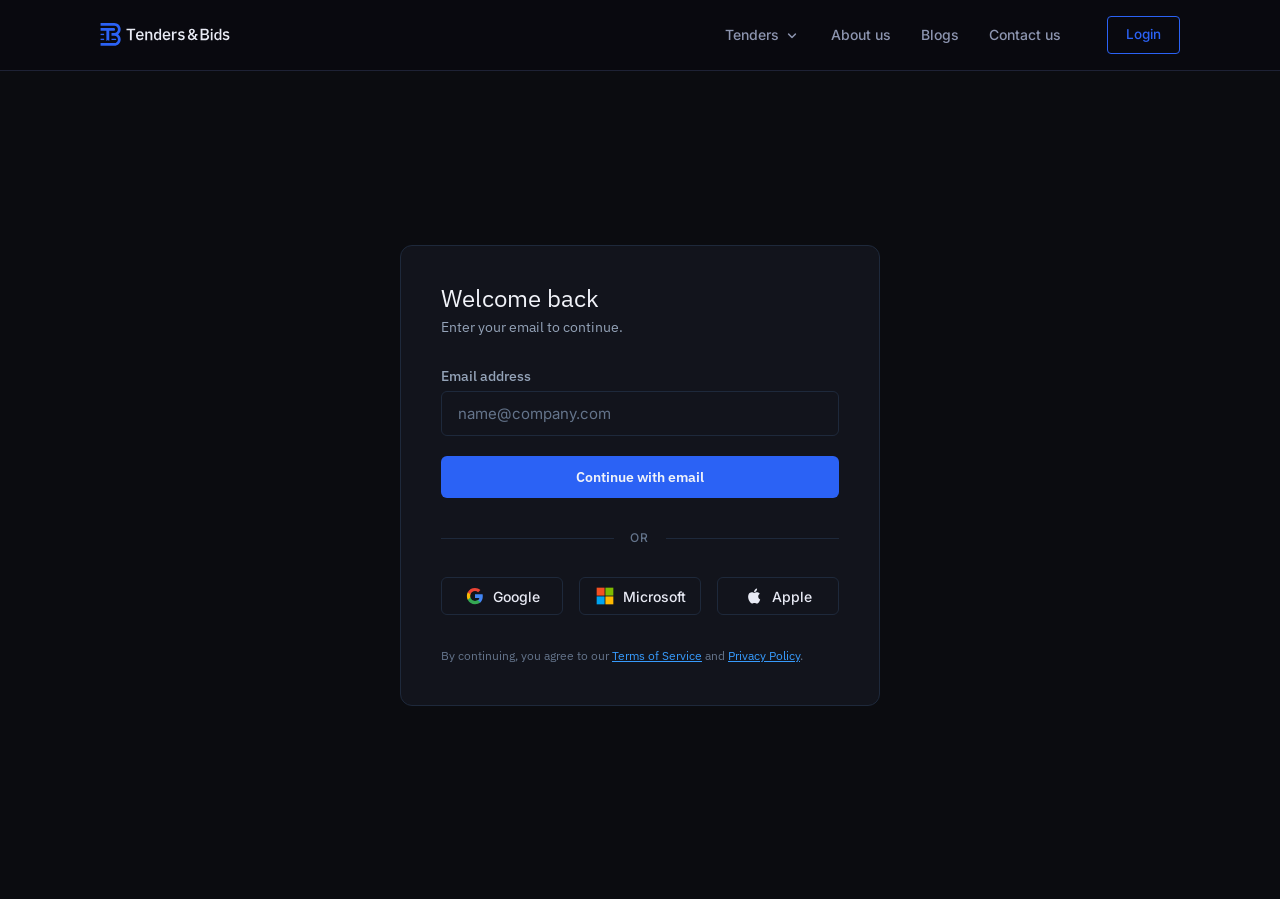
<file: pages/auth/login.html>
<!DOCTYPE html>
<html lang="en">
<head>
  <meta charset="UTF-8" />
  <meta name="viewport" content="width=device-width, initial-scale=1.0" />

  <title>Welcome back | Tenders & Bids</title>

  <link rel="preconnect" href="https://fonts.googleapis.com">
  <link rel="preconnect" href="https://fonts.gstatic.com" crossorigin>

  <link
    rel="stylesheet"
    href="https://fonts.googleapis.com/css2?family=IBM+Plex+Sans:wght@400;500;600;700&family=Inter:wght@400;500;600;700&family=Material+Symbols+Rounded:opsz,wght,FILL,GRAD@24,400,0,0&display=swap"
  >

  <link rel="stylesheet" href="../../css/global.css">
  <link rel="stylesheet" href="../../css/components.css">
  <link rel="stylesheet" href="./auth.css" />
</head>

<body>

  <div id="site-header"></div>


  <main class="page-shell">

    <section class="auth-card" aria-label="Login form">

      <!-- 1. Welcome Section -->
      <div class="auth-card__header">
        <h1 class="auth-title">Welcome back</h1>
        <p class="auth-subtitle">
          Enter your email to continue.
        </p>
      </div>


      <!-- 2. Email Section -->
      <div class="auth-card__email">

        <div class="field">
          <label for="email">Email address</label>

          <input
            id="email"
            type="email"
            placeholder="name@company.com"
            value="name@company.com"
          />
        </div>

        <button
          class="primary-btn"
          type="button"
          data-next="email-verify.html"
        >
          Continue with email
        </button>

      </div>


      <!-- 3. Divider Section -->
      <div class="auth-card__divider">

        <div class="auth-divider">
          <span>or</span>
        </div>

      </div>


      <!-- 4. Social Login Section -->
      <div class="auth-card__social">

        <div class="social-row">

          <button
            type="button"
            class="social-btn"
            data-next="create-account.html"
          >
            <span class="icon" data-icon="google"></span>
            Google
          </button>

          <button
            type="button"
            class="social-btn"
            data-next="create-account.html"
          >
            <span class="icon" data-icon="microsoft"></span>
            Microsoft
          </button>

          <button
            type="button"
            class="social-btn"
            data-next="create-account.html"
          >
            <span class="icon" data-icon="apple"></span>
            Apple
          </button>

        </div>

      </div>


      <!-- 5. Legal Section -->
      <div class="auth-card__legal">

        <p class="legal-note">
          By continuing, you agree to our
          <a href="#">Terms of Service</a>
          and
          <a href="#">Privacy Policy</a>.
        </p>

      </div>

    </section>

  </main>


  <script src="../../js/data.js"></script>
  <script src="../../js/components.js"></script>
  <script src="./auth.js"></script>
</body>
</html>
</file>
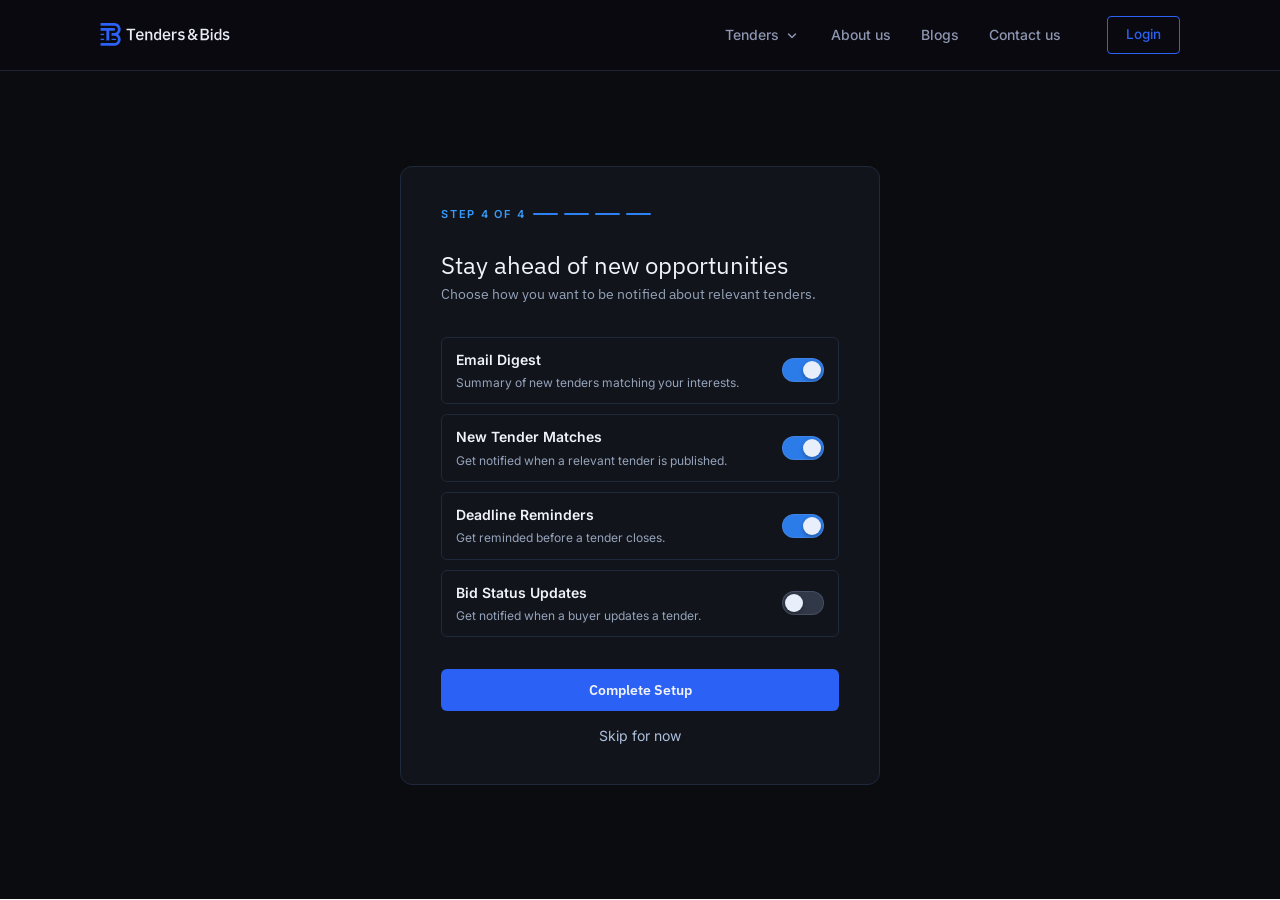
<file: pages/auth/notifications.html>
<!DOCTYPE html>
<html lang="en">
<head>
  <meta charset="UTF-8" />
  <meta name="viewport" content="width=device-width, initial-scale=1.0" />

  <title>Stay ahead of new opportunities | Tenders & Bids</title>

  <link rel="preconnect" href="https://fonts.googleapis.com">
  <link rel="preconnect" href="https://fonts.gstatic.com" crossorigin>

  <link
    rel="stylesheet"
    href="https://fonts.googleapis.com/css2?family=IBM+Plex+Sans:wght@400;500;600;700&family=Inter:wght@400;500;600;700&family=Material+Symbols+Rounded:opsz,wght,FILL,GRAD@24,400,0,0&display=swap"
  >

  <link rel="stylesheet" href="../../css/global.css">
  <link rel="stylesheet" href="../../css/components.css">
  <link rel="stylesheet" href="./auth.css" />
</head>

<body>

  <div id="site-header"></div>


  <!-- ==================== PAGE ==================== -->

  <main class="page-shell">

    <section
      class="auth-card"
      aria-label="Notifications setup card"
    >


      <!-- ==================== STEP INDICATOR ==================== -->

      <div class="step-indicator">

        <span>
          Step 4 of 4
        </span>

        <div class="step-dots">

          <span class="step-dot is-active"></span>
          <span class="step-dot is-active"></span>
          <span class="step-dot is-active"></span>
          <span class="step-dot is-active"></span>

        </div>

      </div>


      <!-- ==================== HEADER ==================== -->

      <div class="auth-card__header">

        <h1 class="auth-title">
          Stay ahead of new
          opportunities
        </h1>

        <p class="auth-subtitle">
          Choose how you want to be notified about relevant tenders.
        </p>

      </div>


      <!-- ==================== NOTIFICATION OPTIONS ==================== -->

      <div class="toggle-list">


        <!-- Email Digest -->

        <div class="toggle-row">

          <div class="toggle-row__left">

            <div class="toggle-label">

              Email Digest

              <small>
                Summary of new tenders matching your interests.
              </small>

            </div>

          </div>

          <span
            class="switch is-on"
            role="switch"
            aria-checked="true"
            aria-label="Email digest"
          ></span>

        </div>


        <!-- New Tender Matches -->

        <div class="toggle-row">

          <div class="toggle-row__left">

            <div class="toggle-label">

              New Tender Matches

              <small>
                Get notified when a relevant tender is published.
              </small>

            </div>

          </div>

          <span
            class="switch is-on"
            role="switch"
            aria-checked="true"
            aria-label="New tender matches"
          ></span>

        </div>


        <!-- Deadline Reminders -->

        <div class="toggle-row">

          <div class="toggle-row__left">

            <div class="toggle-label">

              Deadline Reminders

              <small>
                Get reminded before a tender closes.
              </small>

            </div>

          </div>

          <span
            class="switch is-on"
            role="switch"
            aria-checked="true"
            aria-label="Deadline reminders"
          ></span>

        </div>


        <!-- Bid Status Updates -->

        <div class="toggle-row">

          <div class="toggle-row__left">

            <div class="toggle-label">

              Bid Status Updates

              <small>
                Get notified when a buyer updates a tender.
              </small>

            </div>

          </div>

          <span
            class="switch"
            role="switch"
            aria-checked="false"
            aria-label="Bid status updates"
          ></span>

        </div>


      </div>


      <!-- ==================== ACTION ==================== -->

<div class="auth-card__legal">
          <button
        class="primary-btn"
        type="button"
        data-next="ready.html"
      >
        Complete Setup
      </button>


      <!-- ==================== SKIP ==================== -->

      <a
        href="ready.html"
        class="secondary-link"
      >
        Skip for now
      </a>
</div>


    </section>

  </main>


  <script src="../../js/data.js"></script>
  <script src="../../js/components.js"></script>
  <script src="./auth.js"></script>

</body>
</html>
</file>
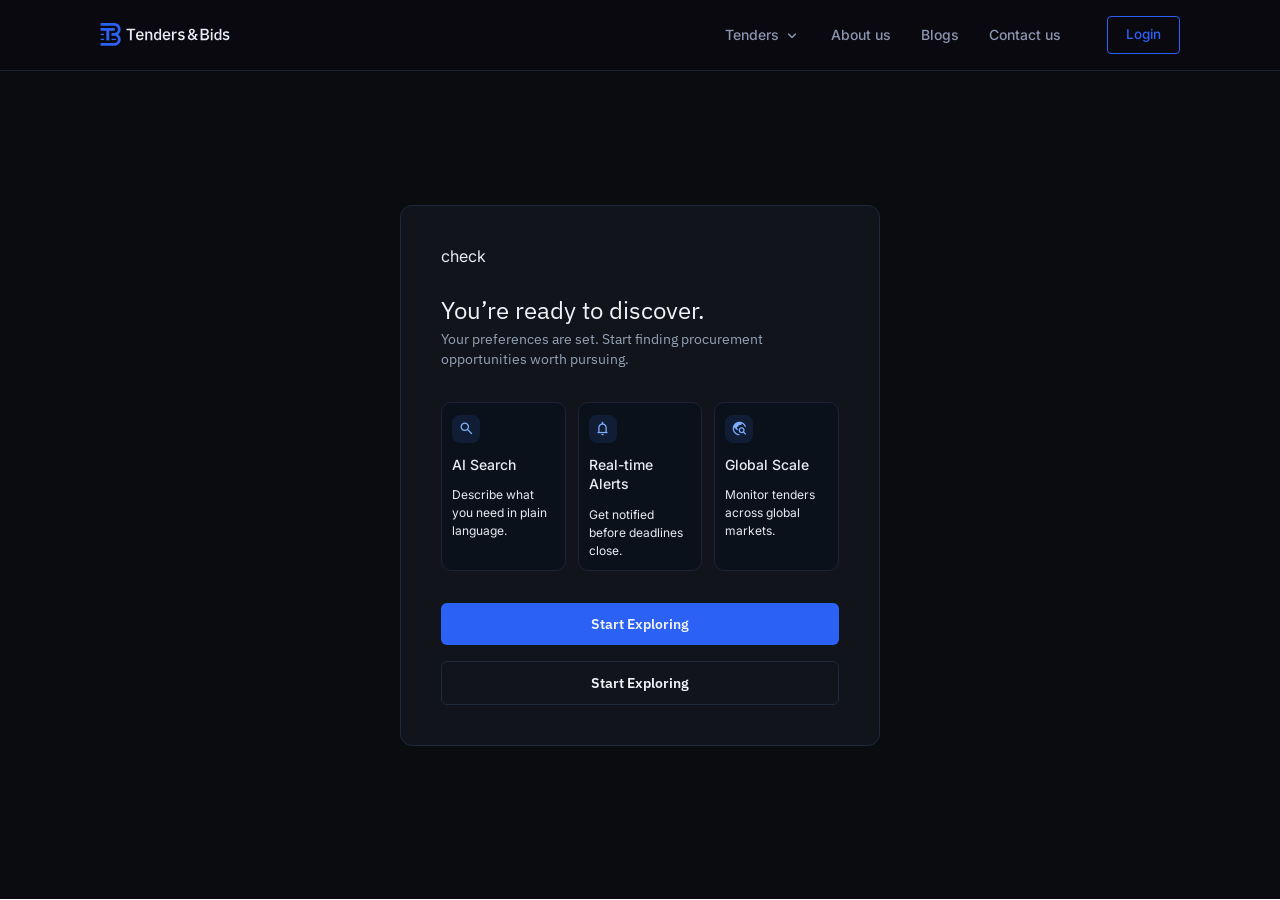
<file: pages/auth/ready.html>
<!DOCTYPE html>
<html lang="en">
<head>
  <meta charset="UTF-8" />
  <meta name="viewport" content="width=device-width, initial-scale=1.0" />

  <title>You’re ready to discover | Tenders &amp; Bids</title>

  <link rel="preconnect" href="https://fonts.googleapis.com">
  <link rel="preconnect" href="https://fonts.gstatic.com" crossorigin>

  <link
    rel="stylesheet"
    href="https://fonts.googleapis.com/css2?family=IBM+Plex+Sans:wght@400;500;600;700&family=Inter:wght@400;500;600;700&family=Material+Symbols+Rounded:opsz,wght,FILL,GRAD@24,400,0,0&display=swap"
  >

  <link rel="stylesheet" href="../../css/global.css">
  <link rel="stylesheet" href="../../css/components.css">
  <link rel="stylesheet" href="./auth.css" />
</head>

<body>

  <div id="site-header"></div>


  <!-- ==================== PAGE ==================== -->

  <main class="page-shell">

    <section
      class="auth-card"
      aria-label="Readiness card"
    >


      <!-- ==================== SUCCESS ICON ==================== -->

      <div class="ready-icon">

        <span class="ready-icon__symbol">
          check
        </span>

      </div>


      <!-- ==================== HEADER ==================== -->

      <div class="auth-card__header">

        <h1 class="auth-title">
          You’re ready to discover.
        </h1>

        <p class="auth-subtitle">
          Your preferences are set. Start finding procurement
          opportunities worth pursuing.
        </p>

      </div>


      <!-- ==================== FEATURES ==================== -->

      <div class="card-stack">


        <!-- AI Search -->

        <article class="feature-card">

          <div class="feature-card__icon">
            search
          </div>

          <h3>
            AI Search
          </h3>

          <p>
            Describe what you need in plain language.
          </p>

        </article>


        <!-- Real-time Alerts -->

        <article class="feature-card">

          <div class="feature-card__icon">
            notifications
          </div>

          <h3>
            Real-time Alerts
          </h3>

          <p>
            Get notified before deadlines close.
          </p>

        </article>


        <!-- Global Scale -->

        <article class="feature-card">

          <div class="feature-card__icon">
            travel_explore
          </div>

          <h3>
            Global Scale
          </h3>

          <p>
            Monitor tenders across global markets.
          </p>

        </article>


      </div>


      <!-- ==================== ACTION ==================== -->

<div class="auth-card__legal">
          <button
        class="primary-btn"
        type="button"
        data-next="../../index.html"
      >
        Start Exploring
      </button>
      
                <button
        class="sec-btn"
        type="button"
        data-next="../../index.html"
      >
        Start Exploring
      </button>
</div>



      <!-- ==================== SECONDARY ACTION ==================== -->




    </section>

  </main>


  <script src="../../js/data.js"></script>
  <script src="../../js/components.js"></script>
  <script src="./auth.js"></script>

</body>
</html>
</file>
<file: css/global.css>
@import url('https://fonts.googleapis.com/css2?family=Geist:ital,wght@0,100..900;1,100..900&family=IBM+Plex+Sans:ital,wght@0,100..700;1,100..700&family=JetBrains+Mono:ital,wght@0,100..800;1,100..800&display=swap');

*,
*::before,
*::after {
    box-sizing: border-box;
}

html {
    scroll-behavior: smooth;
}

body {
    margin: 0;
    background: var(--page);
    color: var(--text-body);
    font-family: var(--font-sans);
}

h1, h2, h3, h4, h5, h6, p {
    margin: 0;
}

ul, ol {
    margin: 0;
    padding: 0;
    list-style: none;
}

button, input, select, textarea {
    font: inherit;
}

button {
    border: 0;
    cursor: pointer;
    background: none;
}

img {
    display: block;
    max-width: 100%;
}

a {
    color: inherit;
    text-decoration: none;
}

.reveal {
    opacity: 0;
    transform: translateY(28px);
    transition: opacity 0.7s ease, transform 0.7s ease;
    will-change: opacity, transform;
}

.reveal.is-visible {
    opacity: 1;
    transform: translateY(0);
}

@media (prefers-reduced-motion: reduce) {
    .reveal {
        opacity: 1;
        transform: none;
        transition: none;
    }
}

:root {
    --page: #09090F;
    --surface: #0E0F1A;
    --panel: #131526;
    --primary: #2B62F5;
    --glow: #379BFC;
    --text: #E8EAF4;
    --text-body: #9BA2BB;
    --text-muted: #8D95B0;
    --text-italic: #B5BEDC;
    --text-soft: #787C8D;
    --text-faint: #50566F;
    --text-link: #90B4FF;
    --border: #1E2235;
    --border-strong: #2C324B;
    --border-inner: #141728;
    --success: #179462;
    --success-dot: #1DB97A;
    --urgent: #E8972A;
    --white: #FFFFFF;
    --unique: #1A2D5A;
    --region-hover: #151522;
    --login-page-bg: #0B0C10;
    --login-border: #1E293B;
    --login-card-bg: #12141C;
    --login-title-text: #F1F3F9;
    --login-subtitle-text: #94A3B8;
    --login-input: #64748B;
    --chip-bg: #131E3D;
    --chip-bg-disable: #09090F;

    --font-sans: "IBM Plex Sans", sans-serif;
    --font-mono: "JetBrains Mono", monospace;
    --font-ui: Inter, "IBM Plex Sans", sans-serif;
    --font-serif: "Instrument Serif", serif;
    --font-geist: "Geist", sans-serif;

    --space-2: 2px;
    --space-4: 4px;
    --space-6: 6px;
    --space-8: 8px;
    --space-10: 10px;
    --space-12: 12px;
    --space-14: 14px;
    --space-16: 16px;
    --space-18: 18px;
    --space-20: 20px;
    --space-24: 24px;
    --space-32: 32px;
    --space-40: 40px;
    --space-56: 56px;
    --space-80: 80px;
    --space-100: 100px;

    --radius-xs: 2px;
    --radius-sm: 4px;
    --radius-md: 6px;
    --radius-8: 8px;
    --radius-3: 3px;

    --content: 1240px;
    --header-pad-x: var(--space-100);
    --section-pad-y: var(--space-80);
    --section-pad-x: var(--space-100);
}

.shell {
    width: min(100%, calc(var(--content) + var(--section-pad-x) * 2));
    margin: 0 auto;
    padding-left: var(--section-pad-x);
    padding-right: var(--section-pad-x);
}

.eyebrow {
    font-family: var(--font-mono);
    font-size: 11px;
    line-height: 17.6px;
    font-weight: 400;
    letter-spacing: 0;
    color: var(--text-body);
    text-transform: uppercase;
}

.heading-xl {
    font-family: var(--font-sans);
    font-size: 64px;
    line-height: 72px;
    font-weight: 400;
    letter-spacing: -0.8px;
    color: var(--text);
}

.heading-lg {
    font-family: var(--font-sans);
    font-size: 40px;
    line-height: 48px;
    font-weight: 400;
    color: var(--text);
}

.heading-lg--center {
    text-align: center;
    line-height: 46.84px;
}

.heading-xl em,
.heading-lg em {
    font-family: var(--font-sans);
    font-style: italic;
    font-weight: 300;
    color: var(--text-italic);
}

.body-lg {
    font-size: 16px;
    line-height: 26.4px;
    font-weight: 400;
    color: var(--text-body);
}

.body-md {
    font-size: 14px;
    line-height: 24.75px;
    color: var(--text-body);
}

.body-muted {
    font-size: 14px;
    line-height: 24px;
    color: var(--text-muted);
}

.body-on-dark {
    font-size: 14px;
    line-height: 22.4px;
    color: var(--text);
}

.fine-print {
    font-size: 12px;
    line-height: 19.2px;
    color: var(--text-body);
}

.text-accent {
    font-family: var(--font-mono);
    font-size: 12px;
    line-height: 17.6px;
    color: var(--text-link);
}

.text-link {
    font-size: 14px;
    line-height: 20.8px;
    color: var(--text-link);
}

.btn {
    display: inline-flex;
    align-items: center;
    justify-content: center;
    border-radius: var(--radius-sm);
    text-align: center;
    white-space: nowrap;
    border: 1px solid transparent;
}

.btn-primary {
    background: var(--primary);
    color: var(--white);
}

.btn-secondary {
    background: transparent;
    border-color: var(--border);
    color: var(--text-muted);
    transition: 
        border-color 0.3s ease-in, 
        color 0.2s ease-in; 
}

.btn-sm {
    padding: 7px 18px;
    font-family: var(--font-ui);
    font-size: 13.5px;
    line-height: 21.6px;
    font-weight: 500;
    background-color: transparent;
    border: 1px solid var(--primary);
    color: var(--primary);
}

.btn-sm:hover{
    background-color: var(--primary);
    color: var(--text);
}

.btn-md {
    padding: 11px 24px;
    font-size: 14px;
    line-height: 22.4px;
    font-weight: 500;
}

.btn-lg {
    padding: 14px 32px;
    font-size: 14px;
    line-height: 24px;
    font-weight: 500;
}

.btn-primary:hover {
    filter: brightness(1.06);
}

.nav-link:hover,
.text-link:hover,
.footer-col a:hover {
    color: var(--text);
}

.btn-secondary:hover{
    border-color: var(--primary);
    color: var(--primary);
    transition: 0.3 ease-in;
}
</file>
<file: css/components.css>
.material-symbols-rounded {
    font-family: "Material Symbols Rounded";
    font-weight: normal;
    font-style: normal;
    font-size: 18px;
    line-height: 1;
    letter-spacing: normal;
    text-transform: none;
    display: inline-flex;
    align-items: center;
    justify-content: center;
    white-space: nowrap;
    direction: ltr;
    -webkit-font-smoothing: antialiased;
    font-variation-settings: "FILL" 0, "wght" 400, "GRAD" 0, "opsz" 24;
}

.icon-brand {
    color: var(--primary);
    font-size: 20px;
}

.icon-check {
    color: var(--success);
    font-size: 16px;
}

.site-header {
    position: relative;
    background: var(--page);
    border-bottom: 1px solid var(--border);
}

.navbar {
    width: min(100%, calc(var(--content) + var(--header-pad-x) * 2));
    margin: 0 auto;
    min-height: 68px;
    padding: var(--space-16) var(--header-pad-x);
    display: flex;
    align-items: center;
    justify-content: space-between;
    gap: var(--space-32);
}

.brand img {
    width: 130px;
    height: 23px;
}

.navbar__right {
    display: flex;
    align-items: center;
    gap: var(--space-32);
}

.nav-list {
    display: flex;
    align-items: center;
    gap: var(--space-2);
}

.nav-link {
    display: inline-flex;
    align-items: center;
    gap: var(--space-4);
    padding: var(--space-6) 14px;
    border-radius: var(--radius-sm);
    font-size: 14px;
    /* line-height: 22.4px; */
    font-weight: 500;
    color: var(--text-muted);
}

.nav-link__chevron {
    display: flex;
    align-items: center;
    color: var(--text-muted);
    font-size: 16px;
    padding-top: 1.5px !important;
}

.nav-toggle {
    display: none;
    width: 36px;
    height: 36px;
    flex-direction: column;
    justify-content: center;
    gap: 5px;
}

.nav-toggle span {
    display: block;
    height: 1.5px;
    width: 18px;
    margin: 0 auto;
    background: var(--text);
}

.status-badge {
    display: flex;
    align-items: center;
    gap: var(--space-6);
    padding: var(--space-8) var(--space-12);
    background: var(--panel);
    border: 1px solid var(--border);
    border-radius: var(--radius-xs);
    font-family: var(--font-mono);
    font-size: 12px;
    letter-spacing: -0.8px;
    color: var(--text-body);
    width: max-content;
    justify-content: center;
    flex-shrink: 0;
    padding-top: 9px;
}

.status-badge__dot {
    width: 6px;
    height: 6px;
    border-radius: 50%;
    background: var(--success-dot);
    flex-shrink: 0;
    transform: translateY(-0.5px);
}

.search-bar {
    display: flex;
    align-items: stretch;
    /* width: 667px; */
    max-width: 100%;
    min-height: 58px;
    background: var(--surface);
    border: 1px solid var(--border-strong);
    border-radius: var(--radius-sm);
    overflow: hidden;
}

.search-bar__icon {
    width: 52px;
    display: flex;
    align-items: center;
    justify-content: center;
    color: var(--text-muted);
    flex-shrink: 0;
    align-self: stretch;
    cursor: pointer;
}

.search-bar__input {
    flex: 1;
    min-width: 0;
    border: 0;
    background: transparent;
    color: var(--text-muted);
    font-size: 14px;
    line-height: 20px;      /* CHANGED: fixed, predictable value */
    padding: 0;              /* CHANGED: padding hata di, JS ab exact height set karega */
    box-sizing: border-box;  /* NEW: zaroori hai */
    outline: none;
    resize: none;
    overflow: hidden;
    font-family: var(--font-ui);
    align-self: center;      /* isi se ab real vertical centering milegi */
}

.search-bar__input.is-scrollable {
    overflow-y: auto;
}

.search-bar__input::-webkit-scrollbar {
    display: none;
}

.search-bar__clear {
    display: inline-flex;
    align-items: center;
    justify-content: center;
    width: 40px;
    flex-shrink: 0;
    color: var(--text-muted);
    background: transparent;
    cursor: pointer;
    align-self: stretch;
}

.search-bar__clear .material-symbols-rounded {
    font-size: 18px;
    line-height: 1;
}

.btn-search {
    padding: 0 20px;
    border-radius: 0;
    font-family: var(--font-ui);
    font-size: 13.5px;
    line-height: 21.6px;
    font-weight: 500;
    min-width: 162px;
    align-self: stretch;
    display: inline-flex;
}

.trust-item {
    display: flex;
    align-items: center;
    gap: var(--space-8);
    color: var(--text-body);
    font-size: 14px;
    /* line-height: 20.8px; */
    font-weight: 400;
}

.step-card {
    padding: var(--space-24);
    background: var(--page);
    border: 1px solid var(--border);
}

.step-card:nth-child(odd) {
    background: var(--surface);
}

.step-card__num {
    font-family: var(--font-mono);
    line-height: 17.6px;
    color: var(--text-body);
    padding: var(--space-12);
    border: 1px solid var(--border);
    width: fit-content;
    display: flex;
    border-radius: 999px;
    background-color: var(--surface);
}

.step-card h3 {
    margin-top: var(--space-20);
    font-size: 24px;
    line-height: 40.96px;
    font-weight: 400;
    color: var(--text);
}

.step-card p {
    font-size: 14px;
    line-height: 23.1px;
    color: var(--text-body);
}

@keyframes stepHighlight {

    0% {
        color: var(--text);
    }

    20% {
        color: var(--primary);
    }

    25% {
        color: var(--primary);
    }

    45% {
        color: var(--text);
    }

    100% {
        color: var(--text);
    }
}

.step-card__num,
.step-card h3 {
    animation: stepHighlight 12s ease-in-out infinite;
}

/* Card 1 */
.step-card:nth-child(1) .step-card__num,
.step-card:nth-child(1) h3 {
    animation-delay: 0s;
}

/* Card 2 */
.step-card:nth-child(2) .step-card__num,
.step-card:nth-child(2) h3 {
    animation-delay: 3s;
}

/* Card 3 */
.step-card:nth-child(3) .step-card__num,
.step-card:nth-child(3) h3 {
    animation-delay: 6s;
}

/* Card 4 */
.step-card:nth-child(4) .step-card__num,
.step-card:nth-child(4) h3 {
    animation-delay: 9s;
}

/* .step-card.is-accent .step-card__num,
.step-card.is-accent h3 {
    color: var(--primary);
} */

.region-card {
    display: flex;
    align-items: center;
    justify-content: space-between;
    gap: var(--space-16);
    min-height: 86px;
    padding: var(--space-24);
    background: var(--page);
    border: 1px solid var(--border);
    color: var(--text-muted);
    transition: background-color 0.2s ease, border-color 0.2s ease, transform 0.2s ease;
}

.region-card:hover {
    background: var(--region-hover);
    border-color: var(--border-strong);
}

.region-card .material-symbols-rounded {
    display: inline-flex;
    transition: transform 0.22s ease;
    font-size: 18px;
}

.region-card:hover .material-symbols-rounded {
    transform: translateX(20px);
}

.region-card strong {
    display: block;
    font-size: 14px;
    line-height: 22.4px;
    font-weight: 500;
    color: var(--text);
}

.region-card small {
    display: block;
    margin-top: 2px;
    font-size: 13px;
    line-height: 20.8px;
    color: var(--text-body);
}

.chip {
    display: inline-flex;
    align-items: center;
    gap: var(--space-8);
    padding: var(--space-8) var(--space-12);
    background: var(--page);
    border: 1px solid var(--border);
    border-radius: var(--radius-xs);
    font-size: 12px;
    font-weight: 400;
    line-height: 19.2px;
    color: var(--text-muted);
    cursor: pointer;
}

.chip:hover{
    background-color: var(--region-hover);
}

.chip b {
    font-family: var(--font-mono);
    font-size: 12px;
    line-height: 16px;
    font-weight: 400;
    color: var(--text-faint);
}

.filter-chip {
    display: flex;
    align-items: center;
    gap: var(--space-8);
    padding: var(--space-4) var(--space-8);
    background: var(--unique);
    border: 1px solid var(--primary);
    border-radius: var(--radius-xs);
    font-size: 11px;
    line-height: 17.6px;
}

.filter-chip span {
    font-family: var(--font-mono);
    color: var(--text-body);
    text-transform: uppercase;
    font-weight: 400;
}

.filter-chip strong {
    font-weight: 400;
    color: var(--text-link);
}

.preview-results{
    display: grid;
    grid-template-columns: repeat(2, 1fr);
    gap: var(--space-8);
}

.result-row {
    display: flex;
    justify-content: space-between;
    gap: var(--space-10);
    padding:var(--space-16);
    background-color: var(--panel);
    border: 1px solid var(--border);
    border-radius: 4px;
}

.result-row div{
    display: flex;
    flex-direction: column;
    gap: var(--space-16);
}

.result-row__meta {
    display: flex;
    flex-wrap: wrap;
    align-items: center;
    justify-content: space-between;
    font-family: var(--font-mono);
    font-size: 11px;
    line-height: 14.4px;
    color: var(--text-body);
}

.result-roww{
    display: flex;
    flex-direction: column;
    gap: var(--space-8);
}

.result-row__meta .num{
    padding: var(--space-8);
    background-color: var(--primary);
    border-radius: 999px;
    color: var(--text);
    font-weight: 700;
    font-size: 12px;
    display: flex;
    justify-content: center;
    align-items: center;
}

.result-row__meta .icon{
    padding: var(--space-8);
    background-color: var(--surface);
    border-radius: 999px;
    border: 1px solid var(--border);
    display: flex;
    justify-content: center;
    align-items: center;
}

.result-row__industry {
    color: var(--text);
    font-weight: 600;
    font-size: 14px;
    font-family: var(--font-sans);
}

.result-row__title {
    font-size: 12px;
    font-weight: 400;
    font-family: var(--font-sans);
    color: var(--text-body);
}

.preview-results .result-row:last-child {
    grid-column: 1 / -1;
    display: flex;
    width: 100%;
}

.preview-results .result-row:last-child > div {
    width: 100%;
    display: flex !important;
    flex-direction: row;
}

.preview-results .result-row:last-child .result-row__meta {
    display: flex;
    align-items: center;
    gap: 12px;
}


.preview-results .result-row:last-child .result-row__industry {
    min-width: 180px;
}

.preview-results .result-row:last-child .result-row__title {
    flex: 1;
}

.preview-results .result-row:last-child .num {
    display: none;
}

.result-row__aside {
    display: flex;
    flex-direction: column;
    align-items: flex-end;
    gap: 2px;
    flex-shrink: 0;
}

.result-row__value {
    font-family: var(--font-mono);
    font-size: 12px;
    line-height: 17.6px;
    font-weight: 500;
    color: var(--text);
}

.result-row__deadline {
    font-family: var(--font-mono);
    font-size: 11px;
    line-height: 16px;
    color: var(--text-body);
}

.result-row__deadline.is-urgent {
    color: var(--urgent);
}

.site-footer {
    background: var(--page);
    border-top: 1px solid var(--border);
    padding: var(--section-pad-y) 0 0;
}

.footer-top {
    display: grid;
    grid-template-columns: 292px 1fr 1fr 1fr;
    gap: var(--space-24);
    padding-bottom: var(--space-24);
}

.footer-brand__text {
    margin: var(--space-16) 0 var(--space-20);
    font-size: 13px;
    line-height: 18px;
    color: var(--text-soft);
}

.footer-col {
    padding-left: var(--space-24);
}

.footer-col__title {
    font-family: var(--font-mono);
    font-size: 12px;
    line-height: 17.6px;
    text-transform: uppercase;
    color: var(--text-body);
    margin-bottom: var(--space-16);
}

.footer-col a {
    display: inline-block;
    padding: 2px 0 10px;
    font-size: 13px;
    line-height: 20.8px;
    color: var(--text-soft);
}

.social-row {
    display: flex;
    align-items: center;
    gap: var(--space-16);
    color: var(--text);
}

.social-row a {
    display: inline-flex;
    align-items: center;
    justify-content: center;
}

.social-icon {
    display: inline-flex;
    align-items: center;
    justify-content: center;
    width: 28px;
    height: 28px;
    border-radius: 50%;
    background: #E8EAF4;
    color: #0a0e17;
}

.social-icon svg {
    width: 16px;
    height: 16px;
    display: block;
    fill: currentColor;
}

.social-icon svg rect,
.social-icon svg circle {
    stroke: currentColor;
    fill: none;
}

.social-icon svg circle:last-child {
    fill: currentColor;
    stroke: none;
}

.line {
    width: min(100%, calc(var(--content) + var(--section-pad-x) * 2));
    margin: 0 auto;
    padding-left: var(--section-pad-x);
    padding-right: var(--section-pad-x);
}

.line .actual-line {
    background-color: var(--border);
    height: 1px;
    width: 100%;
    box-sizing: border-box;
    display: flex;
}

.footer-bottom {
    display: flex;
    align-items: center;
    justify-content: space-between;
    gap: var(--space-16);
    padding-top: var(--space-24);
    padding-bottom: var(--space-24);
    /* border-top: 1px solid var(--border); */
    font-family: var(--font-ui);
    font-size: 12px;
    line-height: 19.2px;
    color: var(--text-faint);
}

.footer-secure {
    display: flex;
    align-items: center;
    gap: var(--space-8);
    font-family: var(--font-sans);
}

.footer-secure img {
    width: 50px;
    height: 21px;
    object-fit: contain;
}




/* --- Search bar --- */
.search-input{
  display:flex;
  align-items:center;
  gap:var(--space-12);
  background: var(--login-page-bg);
  border: 1px solid var(--login-border);
  border-radius: var(--radius-8);
  padding: var(--space-12);
}
.search-input input{
  flex:1;
  background: transparent;
  border:none;
  outline:none;
  color: var(--login-title-text);
  font-size:15px;
  font-weight: 400;
}
.search-input input::placeholder{ color: var(--text-dim); }
/* .clear-search{
  display:flex;
  align-items:center;
  gap:6px;
  background:transparent;
  border:none;
  color: var(--text-faint);
  font-size:13.5px;
}
.clear-search:hover{ color: var(--text-dim); } */

/* --- Active filter tags --- */
.active-filter{
  display:flex;
  align-items:center;
  flex-wrap:wrap;
  gap:10px;
  font-size: 11px;
}
.active-filter .label{
  color: var(--login-input);
  text-transform:uppercase;
  font-size:11px;
  font-weight: 600;
}


.filter-tag{
  display:inline-flex;
  align-items:center;
  gap:var(--space-4);
  padding: var(--space-4) var(--space-10);
  border-radius: 4px;
  font-size:12px;
  font-weight:600;
  border:1px solid transparent;
  font-family: var(--font-mono);
}
.filter-tag.active{
  background: rgba(59, 114, 246, 0.11);
  color: var(--primary);
  border: 1px solid var(--primary);
  text-transform: uppercase;
}
.filter-tag.inactive{
  background: var(--surface-2);
  color: var(--text-faint);
  border-color: var(--border);
  text-transform: uppercase;
}
.filter-tag button{
  background:transparent;
  border:none;
  display:flex;
  color: inherit;
  opacity:.75;
  padding: 0;
}
.filter-tag button:hover{ opacity:1; }

/* --- Sidebar filter groups --- */
.sidebar{
    display: flex;
    flex-direction: column;
}

.textTitle{
    text-transform: uppercase;
    color: var(--text-faint);
    font-weight: 400;
    font-size: 12px;
    font-family: var(--font-mono);
}

.filter-block{
  border-bottom:1px solid var(--border-soft);
  padding-top: var(--space-24);
}
.filter-block:first-child{ 
    padding-top:0; 
}

.filterssss{
    padding-top: var(--space-10);
    display: flex;
    flex-direction: column;
    gap: var(--space-6);
}

.filterssss .region-filters{
    display: flex;
    flex-direction: column;
    gap: var(--space-6);
}

.filter-block-title{
  display:flex;
  align-items:center;
  justify-content:space-between;
  font-size:11px;
  letter-spacing:.1em;
  color: var(--text-faint);
  text-transform:uppercase;
  font-weight:400;
  cursor:pointer;
  padding: var(--space-8) 0;
  border-bottom: 1px solid var(--border);
}
.checkbox-row{
  display:flex;
  align-items:center;
  justify-content:space-between;
  font-size:14px;
  color: var(--text-dim);
  cursor:pointer;
}
.checkbox-row:hover{ color: var(--text); }
.checkbox-row .left{
  display:flex;
  align-items:center;
  gap:10px;
}
.checkbox-row input[type="checkbox"]{
  width:16px; height:16px;
  accent-color: var(--blue);
  background: var(--surface-2);
  border-radius:3px;
}
.checkbox-row .count{
  color: var(--text-faint);
  font-size:13px;
  font-family: var(--mono);
}

/* --- Save search banner --- */
.save-banner{
  display:flex;
  align-items:center;
  justify-content:space-between;
  gap:16px;
  background: var(--panel);
  border:1px solid var(--border);
  border-radius: var(--radius-3);
  padding:var(--space-12) var(--space-16);
  color:#c3d5fd;
  font-size:14px;
  margin-bottom:20px;
}
.save-banner .left{
  display:flex;
  align-items:center;
  gap:10px;
}

.btn-outline-blue{
  background:transparent;
  border:1px solid var(--border);
  color:var(--text-muted);
  padding:5px var(--space-10);
  border-radius: var(--radius-3);
  font-size:12px;
  font-weight:400;
  white-space:nowrap;
  font-family: var(--font-ui);
}
.btn-outline-blue:hover{ background: rgba(59,114,246,0.12); }

/* --- Badges --- */
.badge{
  display:inline-flex;
  align-items:center;
  gap:var(--space-4);
  padding: var(--space-2) var(--space-8);
  border-radius: var(--radius-xs);
  font-size:10px;
  font-weight:400;
  text-transform:uppercase;
}
.badge .dot {
    width: 6px;
    height: 6px;
    border-radius: 50%;
    display: flex;
    justify-content: center;
    align-items: center;
}

.badge.open {
    background: rgba(29, 185, 122, 0.1);
    color: rgba(29, 185, 122, 1);
    border: 1px solid rgba(29, 185, 122, 0.1);
}

.badge.open .dot {
    background: rgba(29, 185, 122, 1);
}

.badge.closing {
    background: #E8972A1F;
    color: #E8972A;
    border: 1px solid #E8972A4D;
}

.badge.closing .dot {
    background: #E8972A;
}

.tag-pill{
  font-size:12px;
  font-weight:400;
  letter-spacing:.03em;;
  text-transform:uppercase;
}

/* --- Tender card --- */
.tender-card{
  border-bottom: 1px solid var(--border);
  border-radius: var(--radius-l);
  background: transparent;
  padding: var(--space-20) var(--space-24);
  transition: border-color .15s ease;
  cursor: pointer;
}

.tender-list .tender-card:last-child{
    border-bottom: none;
}

.tender-card:hover{
  border-color: var(--border);
}

/* --- Top section --- */
.tender-card-top{
  display:flex;
  align-items:flex-start;
  justify-content:space-between;
  gap:32px;
}

/* --- Left section --- */
.tender-card-left{
  flex:1;
  min-width:0;
}

/* --- Right section --- */
.tender-card-right{
  flex-shrink:0;
  display:flex;
  flex-direction:column;
  align-items:flex-end;
  min-width:180px;
}

/* --- Meta --- */
.tender-meta-line{
  display:flex;
  align-items:center;
  gap:var(--space-8);
  font-size:12px;
  color:rgba(80, 86, 111, 1);
  font-weight: 400;
  margin-bottom: var(--space-6);
}

.tender-meta-line .flag{
  font-size:15px;
}

.tender-meta-line .sep{
  color:var(--border);
}


/* --- Title --- */
.tender-title{
  font-size:16px;
  font-weight:500;
  font-family: var(--font-ui);
  color: var(--text);
}

/* --- Buyer --- */
.tender-buyer{
  font-size:13px;
  font-weight: 400;
  font-family: var(--font-ui);
  color:var(--text-muted);
  padding-top: var(--space-6);
}

/* --- Description --- */
.tender-desc{
  font-size:13px;
  color:var(--text-faint);
  line-height:1.55;
  font-family: var(--font-ui);
  padding-top: var(--space-16);
}

/* --- Value --- */
.tender-value{
  text-align:right;
  font-weight:500;
  font-size:14px;
  white-space:nowrap;
  font-family: var(--font-mono);
  color: var(--text);
}

/* --- Closing date --- */
.tender-closes{
  text-align:right;
  font-size:12px;
  color:var(--text-faint);
  margin-top:var(--space-4);
  font-family: var(--font-mono);
}

.tender-closes.urgent{
  color:var(--amber);
}

/* --- Actions --- */
.tender-actions{
  display:flex;
  align-items:center;
  gap:10px;
  margin-top:18px;
}

.icon-btn{
  padding: 5px;
  display:flex;
  align-items:center;
  justify-content:center;
  border:1px solid var(--border);
  border-radius:var(--radius-3);
}

.icon-btn:hover{
  color:var(--amber);
  border-color:var(--amber);
}

.btn-view{
  display:flex;
  align-items:center;
  gap:6px;
  border:1px solid var(--border);
  background:var(--surface-2);
  color:var(--text-muted);
  padding:5px var(--space-12);
  border-radius:var(--radius-s);
  font-size:12px;
  font-weight:400;
  font-family: var(--font-ui);
}

.btn-view:hover{
  border-color:var(--blue);
  color:#9cbcfb;
}

/* --- Bottom section --- */
.tender-card-bottom{
  display:flex;
  align-items:center;
  border-top:1px solid var(--border-inner);
  padding-top:var(--space-10);
  margin-top:var(--space-10);
}

.tender-ref{
  font-family:var(--mono);
  font-size:12px;
  color:var(--text-faint);
  letter-spacing:.02em;
}


/* =========================================================
   Tender Listing — additive patch styles
   Load this AFTER components.css (see the new <link> in
   tenderlisting.html). Existing classes/colors/spacing in
   components.css are left untouched.
   ========================================================= */

/* --- 5. Sort by dropdown: chevron pinned inside, right-aligned --- */
.sort-control .custom-select {
  position: relative;
  display: inline-flex;
  align-items: center;
}

.sort-control .custom-select select {
  appearance: none;
  -webkit-appearance: none;
  -moz-appearance: none;
  background: var(--surface-2);
  border: none;
  color: var(--primary);
  font-weight: 600;
  font-size: inherit;
  font-family: inherit;
  border-radius: var(--radius-s);
  outline: none;
  padding: 4px 22px 4px 8px;
  cursor: pointer;
}

.sort-control .select-chevron {
  position: absolute;
  right: 6px;
  top: 50%;
  transform: translateY(-50%);
  display: flex;
  pointer-events: none;
  color: var(--primary);
}

/* --- 3. Filter block collapse/expand icon rotation --- */
.filter-block-title svg {
  transition: transform 0.15s ease;
}

.filter-block.is-collapsed .filter-block-title svg {
  transform: rotate(-90deg);
}

/* --- 2. No-results empty state --- */
.tender-empty-state {
  padding: 56px 24px;
  text-align: center;
}

.tender-empty-title {
  font-size: 15px;
  font-weight: 600;
  color: var(--text);
  margin-bottom: 6px;
}

.tender-empty-text {
  font-size: 13px;
  color: var(--text-faint);
}

/* --- 4. Results info + pagination footer --- */
.results-footer {
  display: flex;
  align-items: center;
  justify-content: space-between;
  gap: 16px;
  flex-wrap: wrap;
  padding: var(--space-16) var(--space-16);
}

.results-info {
  font-size: 13px;
  color: var(--text-faint);
}

.pagination {
  display: flex;
  align-items: center;
  gap: 6px;
  flex-wrap: wrap;
}

.page-btn {
  border: 1px solid var(--border);
  background: var(--surface-2);
  color: var(--text-muted);
  font-size: 12px;
  font-family: var(--font-ui);
  padding: 6px 12px;
  border-radius: var(--radius-s);
  cursor: pointer;
}

.page-btn:hover:not(:disabled) {
  border-color: var(--blue);
  color: #9cbcfb;
}

.page-btn.page-num {
  padding: 6px 10px;
  min-width: 32px;
  text-align: center;
}

.page-btn.active {
  background: var(--primary);
  color: #fff;
  border-color: var(--primary);
}

.page-btn:disabled {
  opacity: 0.4;
  cursor: not-allowed;
}

.page-ellipsis {
  color: var(--text-faint);
  font-size: 12px;
  padding: 0 4px;
}

/* --- 6. Independent scroll for sidebar and results (desktop only) ---
   Actual pixel height is set inline by syncListingPanelHeights() in
   main.js (it depends on each panel's rendered top offset, which CSS
   alone can't know). overscroll-behavior: contain stops a scroll that
   hits the top/bottom of one panel from "leaking" into the other panel
   or the page — this is what was making both feel like they scrolled
   together. */


/* --- Custom scrollbar for the independently-scrolling panels ---
   Thin, rounded, and colored from the existing design tokens instead
   of the browser default. Firefox uses the two scrollbar-* props;
   WebKit/Chromium/Edge/Safari use the ::-webkit-scrollbar-* rules. */
.sidebar,
.results {
  scrollbar-width: thin;
  scrollbar-color: var(--border) transparent;
}

.sidebar::-webkit-scrollbar,
.results::-webkit-scrollbar {
  width: 6px;
}

.sidebar::-webkit-scrollbar-track,
.results::-webkit-scrollbar-track {
  background: transparent;
}

.sidebar::-webkit-scrollbar-thumb,
.results::-webkit-scrollbar-thumb {
  background-color: var(--border);
  border-radius: 999px;
}

.sidebar:hover::-webkit-scrollbar-thumb,
.results:hover::-webkit-scrollbar-thumb {
  background-color: var(--text-faint);
}

.sidebar::-webkit-scrollbar-thumb:hover,
.results::-webkit-scrollbar-thumb:hover {
  background-color: var(--text-muted);
}




















.mobile-filter-bar {
    display: none;
}
.mobile-filter-overlay {
    display: none;
}

.mobile-filter-sheet {
    display: none;
}
</file>
<file: css/style.css>
.hero {
    --hero-glow-x: 70%;
    --hero-glow-y: 30%;
    position: relative;
    overflow: hidden;
    min-height: 582px;
    background: var(--page);
}

.hero__grid {
    position: absolute;
    inset: 0;
    background-image:
        repeating-linear-gradient(
            to right,                         
            rgba(43, 97, 245, 0.068) 0 1px,   
            transparent 1px 39.59px             
        ),
        repeating-linear-gradient(
            to bottom,                       
            rgba(43, 97, 245, 0.068) 0 1px,   
            transparent 1px 40.12px             
        );
    mask-image: radial-gradient(
        ellipse 75% 75% at 50% 50%,          
        #000 20%,                          
        rgba(0, 0, 0, 0.8) 45%,           
        transparent 100%                    
    );
    pointer-events: none;
}

.hero__glow {
    position: absolute;
    left: var(--hero-glow-x);
    top: var(--hero-glow-y);
    width: 460px;
    height: 360px;
    transform: translate(-50%, -50%);
    background:
        radial-gradient(circle at 50% 50%, rgba(157, 55, 252, 0.72), rgba(157, 55, 252, 0.18) 38%, rgba(157, 55, 252, 0.08) 52%, transparent 72%);
    filter: blur(119px);
    opacity: 0;
    pointer-events: none;
    mix-blend-mode: screen;
    will-change: left, top;
    transition: left 0.22s cubic-bezier(0.22, 1, 0.36, 1), top 0.22s cubic-bezier(0.22, 1, 0.36, 1), opacity 0.25s ease;
}

.hero__inner {
    position: relative;
    z-index: 1;
    display: grid;
    grid-template-columns: minmax(0, 687px) 496px;
    gap: var(--space-56);
    align-items: center;
    padding-top: var(--space-56);
    padding-bottom: var(--space-56);
}

.hero__copy {
    display: flex;
    flex-direction: column;
    gap: var(--space-16);
}

.hero__lede {
    max-width: 687px;
}

.hero__meta {
    display: flex;
    align-items: center;
    gap: var(--space-16);
    justify-content: flex-end;
    /* padding-top: var(--space-12); */
    font-size: 14px;
    line-height: 20.8px;
}

.hero__dot {
    width: 4px;
    height: 4px;
    border-radius: 50%;
    background: var(--border);
}

.preview-card {
    position: relative;
    width: 496px;
    max-width: 100%;
    /* background: var(--surface);
    border: 1px solid var(--border);
    border-radius: var(--radius-md);
    box-shadow: 0 32px 80px rgba(0, 0, 0, 0.5);
    padding: var(--space-24);
    gap: var(--space-16);
    display: flex;
    flex-direction: column; */
}

.cradddd{
    position: relative;
    /* width: 496px; */
    max-width: 100%;
    background: var(--surface);
    border: 1px solid var(--border);
    border-radius: var(--radius-md);
    box-shadow: 0 32px 80px rgba(0, 0, 0, 0.5);
    padding: var(--space-24);
    gap: var(--space-16);
    display: flex;
    flex-direction: column;
}

.preview-card__glow {
    position: absolute;
    left: 50%;
    top: 50%;
    width: 440px;
    height: 300px;
    transform: translate(-50%, -50%);
    background: var(--primary);
    border-radius: 50%;
    filter: blur(300px);
    mix-blend-mode: normal;
    z-index: -1;
    pointer-events: none;
}

.preview-card__chrome {
    display: flex;
    align-items: center;
    gap: var(--space-12);
    padding: var(--space-12) var(--space-16);
    border-bottom: 1px solid var(--border);
    background-color: var(--surface);
}

.preview-card__dots {
    display: flex;
    gap: var(--space-6);
}

.preview-card__dots span {
    width: 9px;
    height: 9px;
    border-radius: 50%;
    background: var(--white);
    opacity: 0.92;
}

.preview-card__url {
    flex: 1;
    height: 23px;
    display: flex;
    align-items: center;
    padding: 0 10px;
    background-color: var(--surface);
    border-radius: var(--radius-xs);
    font-family: var(--font-mono);
    font-size: 11px;
    line-height: 17.6px;
    color: var(--text-faint);
}

.preview-card__filters {
    display: flex;
    align-items: center;
    justify-content: space-between;
}

.preview-card__filters .left{
    display: flex;
    flex-direction: column;
    gap: var(--space-4);
}

.left .title{
    font-weight: 600;
    color: var(--text);
    font-size: 20px;
    font-family: var(--font-sans);
}

.left .subtitle{
    color: var(--text-body);
    font-size: 12px;
    font-weight: 400;
    font-family: var(--font-sans);
}

.right{
    padding: var(--space-6) var(--space-10);
    background-color: var(--panel);
    border: 1px solid var(--border);
    border-radius: 2px;
    color: var(--text-link);
    font-size: 11px;
    font-weight: 400;
    font-family: var(--font-mono);
}

.preview-card__kicker {
    font-family: var(--font-mono);
    font-size: 12px;
    line-height: 16px;
    font-weight: 500;
    letter-spacing: 0.6px;
    color: var(--text);
}

.filter-chips {
    display: flex;
    flex-wrap: wrap;
    gap: 6px;
    margin-top: 6px;
}

.preview-card__foot {
    display: flex;
    justify-content: space-between;
    align-items: center;
    padding: 10px var(--space-16);
    border-top: 1px solid var(--border);
    font-family: var(--font-mono);
    font-size: 11px;
    line-height: 17.6px;
    color: var(--text-body);
    background-color: var(--surface);
}

.preview-card__all {
    color: var(--primary);
}

.stat-float {
    position: absolute;
    left: -20px;
    bottom: -12px;
    width: 150px;
    padding: var(--space-12) var(--space-16);
    background: var(--panel);
    border: 1px solid var(--border);
    border-radius: var(--radius-sm);
    box-shadow: 0 8px 24px rgba(0, 0, 0, 0.4);
}

.stat-float strong {
    display: block;
    font-size: 22px;
    line-height: 22px;
    font-weight: 500;
    color: var(--text);
}

.stat-float span {
    display: block;
    margin-top: 2px;
    font-size: 12px;
    line-height: 17.6px;
    color: var(--text-body);
}

.trust-bar {
    background: var(--surface);
    border-top: 1px solid var(--border);
    border-bottom: 1px solid var(--border);
}

.trust-bar__inner {
    display: flex;
    justify-content: center;
    align-items: center;
    gap: 48px;
    padding-top: var(--space-16);
    padding-bottom: var(--space-16);
    min-height: 40px;
}

.section {
    padding: var(--section-pad-y) 0;
}

.section--page {
    background: var(--page);
}

.section--surface {
    background: var(--surface);
}

.section-intro {
    max-width: 547px;
    display: flex;
    flex-direction: column;
    gap: var(--space-16);
    margin-bottom: var(--space-40);
}

.step-grid {
    display: grid;
    grid-template-columns: repeat(4, 1fr);
}

.step-grid .step-card + .step-card {
    border-left-width: 0;
}

.split {
    display: grid;
    grid-template-columns: 397px minmax(0, 1fr);
    gap: var(--space-56);
}

.split--center {
    align-items: center;
}

.split__copy {
    display: flex;
    flex-direction: column;
    align-items: flex-start;
    justify-content: flex-start;
    height: 100%;
}

.split__copy .heading-lg {
    margin-top: var(--space-12);
}

.split__copy .body-md,
.split__copy .body-muted {
    margin-top: var(--space-16);
}

.lower{
    display: none;
}

.split__copy .btn,
.split__copy .btn-row {
    margin-top: var(--space-16);
}

.split__copy .btn-row{
    display: flex;
    gap: var(--space-16);
}

.split__copy .fine-print {
    margin-top: var(--space-16);
}

.split__media {
    display: flex;
    flex-direction: column;
    gap: var(--space-24);
}

.region-grid {
    display: grid;
    grid-template-columns: 1fr 1fr;
    gap: var(--space-2);
}

.industry-block {
    display: flex;
    flex-direction: column;
    gap: var(--space-16);
}

.chip-row {
    display: flex;
    flex-wrap: wrap;
    gap: var(--space-8);
}

.pricing-card {
    border: 1px solid var(--border);
    border-radius: var(--radius-sm);
    overflow: hidden;
}

.pricing-card__head,
.pricing-card__body {
    padding: var(--space-24);
}

.pricing-card__head {
    display: flex;
    flex-direction: column;
    gap: var(--space-24);
    border-bottom: 1px solid var(--border);
}

.pricing-card__head p:last-child {
    font-size: 14px;
    line-height: 24px;
    color: var(--text-body);
}

.credit-line {
    display: flex;
    align-items: flex-end;
    gap: var(--space-4);
    color: var(--text-body);
    font-size: 14px;
    line-height: 22.4px;
}

.credit-line__value {
    font-family: var(--font-serif);
    font-size: 32px;
    line-height: 32px;
    color: var(--text);
}

.feature-grid {
    display: grid;
    grid-template-columns: repeat(3, 1fr);
    gap: var(--space-16) var(--space-24);
    padding: var(--space-24);
    border-bottom: 1px solid var(--border);
}

.feature-grid li {
    display: flex;
    align-items: center;
    gap: var(--space-8);
    font-size: 14px;
    color: var(--text-body);
}

.pricing-card__body {
    display: flex;
    flex-direction: column;
    gap: var(--space-20);
}

.wallet-box {
    padding: var(--space-8);
    background: var(--surface);
    border: 1px solid var(--border);
    border-radius: var(--radius-xs);
}

.wallet-box p + p {
    margin-top: var(--space-8);
    font-size: 14px;
    line-height: 20.8px;
    color: var(--text-body);
}

/* .cta-band {
    border-top: 1px solid var(--border);
} */

.cta-band__inner {
    display: flex;
    flex-direction: column;
    align-items: center;
    text-align: center;
    margin: 0 auto;
    max-width: 824px;
}

.cta-band .body-lg {
    margin-top: 20px;
    max-width: 680px;
}

.cta-band .btn {
    margin-top: 36px;
}

.cta-band__note {
    margin-top: var(--space-16);
    font-size: 13px;
    line-height: 20.8px;
    color: var(--text-body);
}


.trusted-section {
    margin-top: 48px;
}

.trusted-heading {
    margin-bottom: 16px;
    color: var(--text);
    font-size: 20px;
    line-height: 1.3;
    font-weight: 400;
}


/* ========================================
   LOGO GRID - 3 x 6
======================================== */

.trusted-logos {
    position: relative;
    /* width: 100%; */
    /* max-width: 700px; */
    display: grid;
    grid-template-columns: repeat(3, 1fr);
    border-radius: 8px;
    overflow: hidden;
    background: transparent;
}

.trusted-logos-track,
.trusted-logos-set {
    display: contents;
}

.trusted-logos-set.copy {
    display: none;
}

.grid-line {
    position: absolute;
    z-index: 2;
    pointer-events: none;
}

.grid-line.horizontal {
    left: 0;
    right: 0;
    top: 50%;
    height: 1px;

    background: linear-gradient(
        90deg,
        rgba(30, 34, 53, 0) 0%,
        rgba(30, 34, 53, 0.8) 15%,
        rgba(30, 34, 53, 0.8) 85%,
        rgba(30, 34, 53, 0) 100%
    );
}

.grid-line.vertical {
    top: 0;
    bottom: 0;
    width: 1px;

    background: linear-gradient(
        180deg,
        rgba(30, 34, 53, 0) 0%,
        rgba(30, 34, 53, 0.8) 40%,
        rgba(30, 34, 53, 0.8) 75%,
        rgba(30, 34, 53, 0) 100%
    );
}

.grid-line.v1 {
    left: 33.333%;
}

.grid-line.v2 {
    left: 66.666%;
}

.trusted-logo {
    position: relative;
    height: 74px;
    display: flex;
    align-items: center;
    justify-content: center;
    padding: 8px 24px;
}

.trusted-logo img {
    display: block;
    /* width: 100px; */
    height: 36px;
    /* max-width: 100px; */
    max-height: 36px;
    object-fit: contain;
    object-position: center;
    opacity: 0.75;
    filter: brightness(0) saturate(0) invert(1);
    cursor: pointer;
    transition: filter 0.3s ease, opacity 0.3s ease;
}

.trusted-logo:hover img {
    filter: none;
    opacity: 1;
}

.search-input {
    position: relative;
    display: flex;
    align-items: center;
}

.search-input input {
    width: 100%;
}

.search-icon {
    position: absolute;
    left: 18px;
    width: 20px;
    height: 20px;
    pointer-events: none;
}

.clear-search {
    position: absolute;
    right: 14px;
    top: 50%;
    transform: translateY(-50%);
    width: auto;
    height: 32px;
    display: flex;
    align-items: center;
    justify-content: center;
    gap: var(--space-4);
    padding: 0;
    border: 0;
    background: transparent;
    color: var(--login-input);
    font-size: 13.5px;
    cursor: pointer;
}

.clear-search svg {
    width: 14px;
    height: 14px;
    flex-shrink: 0;
}

.clear-search:hover {
    color: var(--text-dim);
}

.search-input input::placeholder {
    color: var(--text-dim);
}

.main-search{
    background-color: var(--surface);
    padding: var(--space-24) 0;
    border-bottom: 1px solid var(--border);
}

.main-search .main-shell{
    display: flex;
    flex-direction: column;
    gap: var(--space-24);
}


.listing-shell{
  display:grid;
  grid-template-columns: 260px 1fr;
  gap: 32px;
  padding-top: var(--space-32);
  padding-bottom: var(--space-100);
}

.sidebar{
  align-self:start;
}

.sidebar-title{
  font-size:11.5px;
  letter-spacing:.1em;
  color: var(--text-faint);
  text-transform:uppercase;
  font-weight:700;
  margin-bottom:16px;
}
.top-checkbox{
  display:flex;
  align-items:center;
  gap:10px;
  font-size:14px;
  color: var(--text-dim);
  padding: var(--space-14);
  border: 1px solid var(--border);
  background-color: var(--surface);
  border-radius: var(--radius-sm);
  margin-top: var(--space-16);
}
.top-checkbox input{
  width:16px; height:16px;
  accent-color: var(--blue);
}


.results-header{
  display:flex;
  align-items:center;
  justify-content:space-between;
  margin-bottom:var(--space-12);
}
.results-count{
  font-size:14px;
  font-weight:600;
  color: var(--login-title-text);
}
.sort-control{
  display:flex;
  align-items:center;
  gap:8px;
  font-size:12px;
  font-weight: 400;
  color: var(--login-input);
}
.sort-control select{
  background: var(--surface-2);
  border:none;
  color: var(--primary);
  font-weight:600;
  border-radius: var(--radius-s);
  outline:none;
}

.tender-list{
  display:flex;
  flex-direction:column;
  border: 1px solid var(--border);
  border-radius: var(--radius-3);
}
</file>
<file: css/responsive.css>
@media (max-width: 1200px) {
    :root {
        --section-pad-x: 48px;
        --header-pad-x: 48px;
    }

    .heading-xl {
        font-size: 52px;
        line-height: 60px;
    }

    .hero__inner,
    .split {
        grid-template-columns: 1fr;
        gap: 40px;
    }

    .preview-card {
        width: 100%;
    }

    .stat-float {
        left: 16px;
        bottom: -18px;
    }

    .step-grid {
        grid-template-columns: 1fr 1fr;
    }

    .step-grid .step-card+.step-card {
        border-left-width: 1px;
    }

    .footer-top {
        grid-template-columns: 1fr 1fr;
    }

    .upper {
        display: none;
    }

    .lower {
        display: inline;
    }


}

@media (max-width: 860px) {
    :root {
        --section-pad-x: 20px;
        --header-pad-x: 20px;
        --section-pad-y: 56px;
    }

    .nav-toggle {
        display: flex;
        z-index: 21;
    }

    .navbar__right {
        display: none;
        position: absolute;
        top: 68px;
        left: 0;
        right: 0;
        z-index: 20;
        padding: 16px 20px 24px;
        background: var(--page);
        border-bottom: 1px solid var(--border);
        flex-direction: column;
        align-items: stretch;
        gap: 12px;
    }

    .navbar__right.is-open {
        display: flex;
    }

    .nav-list {
        flex-direction: column;
        align-items: stretch;
    }

    .heading-xl {
        font-size: 40px;
        line-height: 48px;
        letter-spacing: -0.4px;
    }

    .heading-lg,
    .heading-lg--center {
        font-size: 32px;
        line-height: 40px;
    }

    .hero {
        min-height: 0;
    }

    .search-bar {
        height: auto;
        flex-wrap: wrap;
        width: 100%;
        display: flex;
        padding-top: var(--space-10);
        row-gap: var(--space-10);
    }

    .search-bar__input {
        width: calc(100% - 52px);
    }

    .btn-search {
        width: 100%;
        height: 44px;
    }

    .hero__meta {
        flex-direction: column;
        align-items: flex-start;
        gap: 8px;
    }

    .hero__dot {
        display: none;
    }

    .trust-bar__inner {
        flex-wrap: wrap;
        justify-content: flex-start;
        gap: 16px 24px;
        padding-top: 16px;
        padding-bottom: 16px;
        border: 0;
        display: grid;
        grid-template-columns: repeat(2, 1fr);
    }

    .trust-bar {
        border: 0;
        background: var(--page);
    }

    .step-grid,
    .region-grid,
    .feature-grid,
    .footer-top {
        grid-template-columns: 1fr;
    }

    .step-grid .step-card {
        border-left-width: 1px;
        border-top-width: 0;
    }

    .step-grid .step-card:first-child {
        border-top-width: 1px;
    }

    .split__copy .btn,
    .split__copy .btn-row {
        width: 100%;
    }

    .btn-row {
        display: grid;
        grid-template-columns: repeat(2, 1fr);
        column-gap: var(--space-10);
    }

    .btn-row .btn {
        flex: 1;
        white-space: normal;
    }

    .stat-float {
        display: none;
    }

    .cradddd {
        padding: var(--space-16);
        gap: var(--space-12);
    }

    .preview-card__filters {
        flex-wrap: wrap;
        gap: var(--space-8);
    }

    .preview-card__glow {
        width: 280px;
        height: 200px;
        filter: blur(160px);
        /* heavy blur = mobile GPU pe janky scroll */
    }

    .footer-col {
        padding-left: 0;
    }

    .footer-bottom {
        flex-direction: column;
        align-items: flex-start;
    }

    .cta-band .btn {
        width: 100%;
    }
}

@media (max-width: 560px) {
    .heading-xl {
        font-size: 34px;
        line-height: 42px;
    }

    .chip-row .chip {
        width: 100%;
        justify-content: space-between;
    }

    .result-row {
        flex-direction: column;
    }

    .result-row__aside {
        align-items: flex-start;
        flex-direction: row;
        gap: 12px;
    }

    .preview-card__filters .left {
        min-width: 0;
    }

    .left .title {
        font-size: 17px;
    }
}


@media (min-width: 993px) {
    .listing-shell {
        align-items: start;
    }

    .sidebar,
    .results {
        overflow-y: auto;
        overscroll-behavior: contain;
        padding-right: 4px;
    }
}

/* --- ≤1200px: slightly narrower sidebar, tighter gutter --- */
@media (max-width: 1200px) {
    .listing-shell {
        grid-template-columns: 220px 1fr;
        gap: var(--space-24);
    }

    .tender-card-right {
        min-width: 150px;
    }
}

/* --- ≤860px: matches the site's existing stack breakpoint.
   Sidebar moves above results, independent desktop scroll turns
   off (JS also skips it below this width), and cards/header
   controls stack so nothing overflows or overlaps. --- */
@media (max-width: 860px) {
    .listing-shell {
        grid-template-columns: 1fr !important;
        gap: var(--space-24);
    }

    .sidebar {
        display: none;
    }

    .mobile-filter-bar {
        position: fixed;
        left: 0;
        right: 0;
        bottom: 0;

        z-index: 9997;

        display: grid;
        grid-template-columns: 1fr 1fr;

        height: 52px;

        margin: 0;

        border: 1px solid var(--border);
        border-radius: 0;
        background: var(--surface);
        box-shadow: 0 -4px 16px rgba(0, 0, 0, 0.08);
        padding-bottom: env(safe-area-inset-bottom);
    }

    .mobile-filter-btn,
    .mobile-sort-btn {
        align-items: center;
        justify-content: center;
        gap: 7px;
        border: 0;
        background: transparent;
        color: var(--text);
        font-family: var(--font-ui);
        font-size: 13px;
        font-weight: 600;
        cursor: pointer;
        display: flex;
    }

        .mobile-filter-btn,
    .mobile-sort-btn {
        height: 52px;
    }


    /* Bottom bar ke peeche tender hide na ho */
    .results {
        padding-bottom: 70px;
    }

    .mobile-filter-btn {
        border-right: 1px solid var(--border);
    }

    .mobile-filter-btn:hover,
    .mobile-sort-btn:hover {
        background: var(--surface);
    }

    .mobile-filter-btn .material-symbols-rounded,
    .mobile-sort-btn .material-symbols-rounded {
        font-size: 18px;
    }

    .mobile-filter-overlay {
        inset: 0;
        background: rgba(0, 0, 0, 0.45);
        z-index: 9998;
        opacity: 0;
        visibility: hidden;
        position: fixed;
        transition:
            opacity 0.25s ease,
            visibility 0.25s ease;
    }


    .mobile-filter-overlay.is-open {
        opacity: 1;
        visibility: visible;
    }

    .mobile-filter-sheet {
        position: fixed;

        left: 0;
        right: 0;
        bottom: 0;

        z-index: 9999;

        display: flex;
        flex-direction: column;

        height: min(78vh, 620px);

        background: var(--page);

        border-radius: 18px 18px 0 0;

        box-shadow:
            0 -12px 40px rgba(0, 0, 0, 0.18);

        transform: translateY(100%);

        transition:
            transform 0.3s cubic-bezier(.2, .8, .2, 1);

        visibility: hidden;
    }


    .mobile-filter-sheet.is-open {
        transform: translateY(0);
        visibility: visible;
    }

    .mobile-filter-sheet__header {
        display: flex;
        align-items: center;
        justify-content: space-between;
        padding: var(--space-8) var(--space-16);
        flex-shrink: 0;
        height: fit-content;
    }

    .mobile-filter-sheet__header h3 {
        margin: 0;
        font-size: 12px;
        font-weight: 400;
        color: var(--text-faint);
        text-transform: uppercase;
        font-family: var(--font-mono);
    }

    .mobile-filter-close {
        width: 34px;
        height: 34px;
        display: flex;
        align-items: center;
        justify-content: center;
        border: 0;
        border-radius: 50%;
        background: var(--surface-2);
        color: var(--text);
        cursor: pointer;
    }

    .mobile-filter-close .material-symbols-rounded {
        font-size: 19px;
    }

    .mobile-filter-sheet__body {
        flex: 1;

        overflow-y: auto;

        overscroll-behavior: contain;

        scrollbar-width: thin;
        scrollbar-color: var(--border) transparent;
    }


    .mobile-filter-sheet__body::-webkit-scrollbar {
        width: 5px;
    }


    .mobile-filter-sheet__body::-webkit-scrollbar-track {
        background: transparent;
    }

    .mobile-filter-sheet__body::-webkit-scrollbar-thumb {
        background: var(--border);
        border-radius: 999px;
    }

    .mobile-filter-group {
        border-bottom: 1px solid var(--border);
    }

    .mobile-filter-group__header {
        width: 100%;
        display: flex;
        align-items: center;
        justify-content: space-between;
        padding: var(--space-24) var(--space-16) var(--space-8);
        border: 0;
        background: transparent;
        color: var(--text-faint);
        text-align: left;
        cursor: pointer;
    }

    .mobile-filter-group__header>span:first-child {
        display: flex;
        flex-direction: column;
        gap: 3px;
    }


    .mobile-filter-group__header strong {
        font-size: 12px;
        font-weight: 400;
        text-transform: uppercase;
    }

    .mobile-filter-group__header small {
        font-size: 11px;
        font-weight: 400;
        color: var(--text-faint);
    }


    .mobile-filter-group__header .material-symbols-rounded {
        font-size: 20px;
        color: var(--text-faint);

        transition: transform 0.2s ease;
    }


    .mobile-filter-group.is-open .mobile-filter-group__header .material-symbols-rounded {
        transform: rotate(90deg);
    }

    .mobile-filter-group__content {
        display: none;

        padding: 0 18px 14px;
    }


    .mobile-filter-group.is-open .mobile-filter-group__content {
        display: block;
    }

    .mobile-filter-option {
        display: flex;
        align-items: center;
        justify-content: space-between;
        min-height: 25px;
        font-size: 13px;
        color: var(--text-dim);
        cursor: pointer;
    }


    .mobile-filter-option__left {
        display: flex;
        align-items: center;
        gap: 10px;
    }

    .mobile-filter-option input {
        width: 17px;
        height: 17px;

        margin: 0;

        accent-color: var(--primary);

        cursor: pointer;
    }


    .mobile-filter-option__count {
        font-size: 11px;
        color: var(--text-faint);
    }

    .mobile-filter-group--checkbox {
        padding: 0;
    }


    .mobile-closing-filter {
        display: flex;
        align-items: center;
        justify-content: space-between;
        gap: 16px;
        padding: var(--space-8) var(--space-16);
        cursor: pointer;
        border-bottom: none;
    }

    .mobile-closing-filter span {
        display: flex;
        flex-direction: column;
        gap: 3px;
    }

    .mobile-filter-group:last-child {
        border-bottom: none;
    }


    .mobile-closing-filter strong {
        font-size: 14px;
        font-weight: 600;
        color: var(--text);
    }


    .mobile-closing-filter small {
        font-size: 11px;
        color: var(--text-faint);
    }


    .mobile-closing-filter input {
        width: 18px;
        height: 18px;

        accent-color: var(--primary);

        flex-shrink: 0;
    }

    .mobile-filter-sheet__footer {
        display: grid;
        grid-template-columns: 110px 1fr;
        gap: 10px;

        padding: 12px 16px;

        border-top: 1px solid var(--border);

        background: var(--page);

        flex-shrink: 0;

        padding-bottom: max(12px, env(safe-area-inset-bottom));
    }

    .mobile-filter-reset,
    .mobile-filter-apply {
        height: 44px;

        border-radius: var(--radius-s);

        font-family: var(--font-ui);
        font-size: 13px;
        font-weight: 600;

        cursor: pointer;
    }

    .mobile-filter-reset {
        border: 1px solid var(--border);

        background: var(--surface-2);

        color: var(--text);
    }


    .mobile-filter-apply {
        border: 1px solid var(--primary);

        background: var(--primary);

        color: #fff;
    }


    .mobile-filter-reset:hover {
        background: var(--surface);
    }

    .mobile-filter-apply:hover {
        opacity: 0.92;
    }


    /* -----------------------------------------------------
       Prevent page scroll when sheet is open
       ----------------------------------------------------- */

    body.mobile-filter-open {
        overflow: hidden;
    }

    .sidebar,
    .results {
        height: auto !important;
        max-height: none;
        overflow: visible;
    }

    .results-header {
        flex-wrap: wrap;
        row-gap: var(--space-10);
    }

    .save-banner {
        flex-direction: column;
        align-items: flex-start;
        gap: var(--space-10);
    }

    .save-banner .btn-outline-blue {
        width: 100%;
        text-align: center;
    }

    .tender-meta-line {
        flex-wrap: wrap;
        row-gap: var(--space-6);
    }
    .tender-title{
        font-size: 14px;
    }
    .tender-buyer,.tender-desc{
        font-size: 12px;
    }

    .tender-card-top {
        flex-direction: column;
        gap: var(--space-16);
    }

    .tender-card-right {
        align-items: flex-start;
        width: 100%;
        min-width: 0;
    }

    .tender-value,
    .tender-closes {
        text-align: left;
    }

    .tender-actions {
        width: 100%;
        flex-wrap: wrap;
    }

    .results-footer {
        flex-direction: column;
        align-items: stretch;
        text-align: center;
    }

    .pagination {
        justify-content: center;
    }

    
}

/* --- ≤560px: tighter spacing on the smallest screens --- */
@media (max-width: 560px) {
    .tender-card {
        padding: var(--space-16);
    }

    .tender-meta-line {
        font-size: 11px;
    }

    .sort-control {
        width: 100%;
        justify-content: space-between;
    }

    .btn-view {
        flex: 1;
        justify-content: center;
    }

    .page-btn.page-num {
        padding: 6px 8px;
        min-width: 28px;
    }
}



/* =========================================================
   SMALL MOBILE
   ========================================================= */

@media (max-width: 560px) {
    .mobile-filter-sheet {
        height: 82vh;
        border-radius: 16px 16px 0 0;
    }

    .mobile-filter-group__content {
        padding-left: 16px;
        padding-right: 16px;
    }

    .mobile-filter-sheet__footer {
        grid-template-columns: 95px 1fr;
    }
}
</file>
<file: pages/auth/auth.css>
* {
  box-sizing: border-box;
}

html, body {
  margin: 0;
  min-height: 100%;
  font-family: "Inter", "IBM Plex Sans", sans-serif;
  background: var(--page-bg);
  color: var(--text);
}

body {
  min-height: 100vh;
  background:
    radial-gradient(circle at 50% 5%, rgba(24, 47, 87, 0.35), transparent 40%),
    #030a14 0%,
    #020914 100%;
}

a {
  color: inherit;
  text-decoration: none;
}

button, input {
  font: inherit;
}

.topbar {
  position: sticky;
  top: 0;
  z-index: 5;
  display: flex;
  align-items: center;
  justify-content: space-between;
  height: 72px;
  padding: 0 34px 0 26px;
  background: rgba(6, 12, 19, 0.94);
  border-bottom: 1px solid rgba(109, 129, 162, 0.18);
}

.brand {
  display: inline-flex;
  align-items: center;
  gap: 10px;
  color: #6db2ff;
  font-weight: 600;
  font-size: 15px;
}

.brand__mark {
  display: inline-flex;
  align-items: center;
  justify-content: center;
  width: 18px;
  height: 18px;
  border-radius: 6px;
  background: rgba(45, 117, 255, 0.12);
  border: 1px solid rgba(96, 128, 201, 0.5);
  color: #74a8ff;
  font-size: 12px;
  font-weight: 700;
}

.navmenu {
  display: flex;
  align-items: center;
  gap: 28px;
  font-size: 14px;
  color: rgba(232, 239, 248, 0.82);
}

.navmenu a {
  opacity: 0.8;
}

.page-shell {
  min-height: calc(100vh - 72px);
  display: flex;
  align-items: center;
  justify-content: center;
  padding: 52px 20px 70px;
  background-color: var(--login-page-bg);
}

.auth-card {
  width: min(100%, 480px);
  background: var(--login-card-bg);
  border: 1px solid var(--login-border);
  border-radius: var(--space-12);
  padding: var(--space-40);
  gap: var(--space-32);
  display: flex;
  flex-direction: column;
}

.auth-card__header {
  width: 100%;
  gap: var(--space-8);
  display: flex;
  flex-direction: column;
}

.auth-title {
  color: var(--login-title-text);
  font-size: 24px;
  line-height: 100%;
  font-family: var(--font-sans);
  font-weight: 400;
}

.auth-subtitle {
  color: var(--login-subtitle-text);
  font-size: 14px;
  line-height: 140%;
  font-weight: 400;
  font-family: var(--font-sans);
}

.auth-card__email {
  width: 100%;
  display: flex;
  flex-direction: column;
  gap: var(--space-20);
}

.field {
  display: flex;
  flex-direction: column;
  gap: var(--space-8);
}

.field label {
  font-family: var(--font-sans);
  color: var(--login-subtitle-text);
  font-size: 14px;
  font-weight: 500;
  line-height: 100%;
}

.field input {
  width: 100%;
  border: 1px solid var(--login-border);
  border-radius: 6px;
  background: var(--login-card-bg);
  padding: var(--space-12) var(--space-16);
  color: var(--login-input);
  font-size: 15px;
  outline: none;
}

.field input::placeholder {
  color: var(--placeholder);
}

.field input:focus {
  border-color: var(--primary);
}


.auth-card--compact {
  padding: 20px 18px 18px;
}

.step-indicator {
  display: flex;
  align-items: center;
  justify-content: flex-start;
  gap: 8px;
  color: var(--glow);
  font-size: 11px;
  letter-spacing: 0.16em;
  text-transform: uppercase;
  font-weight: 600;
}

.step-dots {
  display: inline-flex;
  align-items: center;
  gap: 6px;
}

.step-dot {
  width: 25px;
  height: 2px;
  border-radius: 2px;
  background: rgba(100, 137, 201, 0.22);
}

.step-dot.is-active {
  background: rgba(47, 135, 255, 0.95);
}

.step-dot.is-soft {
  background: rgba(122, 150, 199, 0.16);
}

.auth-form {
  margin-top: 16px;
}


.primary-btn {
  display: block;
  width: 100%;
  border: 0;
  border-radius: 6px;
  padding: var(--space-12) var(--space-24);
  background: var(--primary);
  color: var(--login-title-text);
  font-weight: 600;
  font-size: 14px;
  cursor: pointer;
  font-family: var(--font-sans);
}

.sec-btn {
  display: block;
  width: 100%;
  border: 0;
  border-radius: 6px;
  padding: var(--space-12) var(--space-24);
  background: transparent;
  color: var(--login-title-text);
  font-weight: 600;
  font-size: 14px;
  cursor: pointer;
  font-family: var(--font-sans);
  border: 1px solid var(--login-border);
}

.primary-btn:active {
  transform: translateY(1px);
}

.auth-card__divider {
  width: 100%;
  display: flex;
  gap: var(--space-8);
  flex-direction: column;
}

.auth-divider {
  position: relative;
  text-align: center;
  color: rgba(180, 197, 221, 0.7);
  font-size: 11px;
  letter-spacing: 0.18em;
  text-transform: uppercase;
}

.auth-divider::before {
  content: "";
  position: absolute;
  left: 0;
  right: 0;
  top: 50%;
  height: 1px;
  background: var(--login-border);
}

.auth-divider span {
  position: relative;
  display: inline-block;
  padding: 0 16px;
  background:  var(--login-card-bg);
  color: var(--login-input);
  font-size: 12px;
  font-weight: 500;
  text-transform: uppercase;
}

.secondary-link {
  display: block;
  text-align: center;
  color: rgba(190, 211, 241, 0.9);
  font-size: 14px;
}

.auth-card__social {
  width: 100%;
}

.social-row {
  display: grid;
  grid-template-columns: repeat(3, minmax(0, 1fr));
  gap: var(--space-16);
}

.social-btn {
  display: inline-flex;
  align-items: center;
  justify-content: center;
  gap: var(--space-8);
  border-radius: 6px;
  border: 1px solid var(--login-border);
  color: var(--text);
  font-weight: 500;
  font-size: 14px;
  cursor: pointer;
  padding: var(--space-8) var(--space-16);
}

.social-btn .icon {
  display: inline-flex;
  align-items: center;
  justify-content: center;
  border-radius: 50%;
  font-size: 16px;
  font-weight: 700;
}

.auth-card__legal {
  width: 100%;
  display: flex;
  flex-direction: column;
  gap: var(--space-16);
}

.legal-note {
  font-size: 12px;
  font-weight: 400;
  color: var(--login-input);
  line-height: 18px;
  font-family: var(--font-sans);
}

.legal-note a {
  color: var(--glow);
  text-decoration: underline;
}

.secondary-link a {
  color: var(--blue);
}

.auth-subtitle .verify-email{
    color: var(--login-title-text);
    font-weight: 600;
}

.location-list {
  margin-top: 12px;
}

.location-item,
.toggle-row {
  display: flex;
  align-items: center;
  justify-content: space-between;
  gap: 12px;
  padding: 10px 12px;
  border: 1px solid var(--border);
  border-radius: 10px;
  background: rgba(8, 15, 25, 0.7);
  margin-top: 10px;
}

.location-item__left,
.toggle-row__left {
  display: flex;
  align-items: center;
  gap: 10px;
}

/* .location-header {
  display: flex;
  align-items: center;
  justify-content: space-between;
  margin-top: 14px;
  margin-bottom: 6px;
  padding: 0 2px;
} */

.search-input {
  position: relative;
  margin-top: 12px;
}

.search-input input {
  width: 100%;
  height: 42px;
  border-radius: 8px;
  border: 1px solid rgba(130, 153, 196, 0.2);
  background: rgba(7, 15, 24, 0.7);
  color: var(--text);
  padding: 0 14px 0 36px;
  font-size: 15px;
}

.search-input::before {
  content: "search";
  font-family: "Material Symbols Rounded";
  position: absolute;
  left: 12px;
  top: 50%;
  transform: translateY(-50%);
  font-size: 18px;
  color: rgba(175, 197, 229, 0.75);
}

.country-chip,
.option-chip {
  display: inline-flex;
  align-items: center;
  justify-content: center;
  min-height: 30px;
  border-radius: var(--space-4);
  background: var(--chip-bg-disable);
  border: 1px solid var(--border);
  color: var(--text-soft);
  font-size: 12px;
  font-weight: 500;
  padding: var(--space-8) var(--space-12);
}

.country-chip.is-selected,
.option-chip.is-selected {
  background: var(--chip-bg);
  border: 1px solid var(--glow);
  color: var(--glow);
}

.option-grid {
  display: flex;
  flex-wrap: wrap;
  gap: var(--space-8);
}

.option-chip {
  padding: var(--space-8) var(--space-12);
  cursor: pointer;
}

.toggle-list{
    display: flex;
    flex-direction: column;
    gap: var(--space-10);
}

.toggle-row {
  padding: 12px 14px;
  margin-top: 0;
  border-radius: 6px;
  border: 1px solid var(--login-border);
  background-color: transparent;
}

.toggle-label {
  font-size: 14px;
  line-height: 1.45;
  color: var(--login-title-text);
  font-weight: 600;
}

.toggle-label small {
  display: block;
  margin-top: 4px;
  color: var(--login-subtitle-text);
  font-size: 12px;
  font-weight: 400;
}

.switch {
  position: relative;
  width: 42px;
  height: 24px;
  border-radius: 999px;
  background: rgba(130, 151, 182, 0.28);
  border: 1px solid rgba(156, 170, 204, 0.2);
  transition: background 0.2s ease;
}

.switch::after {
  content: "";
  position: absolute;
  top: 2px;
  left: 2px;
  width: 18px;
  height: 18px;
  border-radius: 50%;
  background: #e9eefb;
  box-shadow: 0 2px 4px rgba(0,0,0,0.28);
  transition: transform 0.2s ease;
}

.switch.is-on {
  background: rgba(47, 135, 255, 0.9);
}

.switch.is-on::after {
  transform: translateX(18px);
}

.icon-pill {
  display: inline-flex;
  align-items: center;
  justify-content: center;
  width: 26px;
  height: 26px;
  border-radius: 8px;
  background: rgba(90, 133, 219, 0.12);
  color: #7fa9ff;
  font-size: 16px;
  font-family: "Material Symbols Rounded";
}

.card-stack {
  display: grid;
  grid-template-columns: repeat(3, minmax(0, 1fr));
  gap: 12px;
}

.feature-card {
  display: flex;
  flex-direction: column;
  align-items: flex-start;
  gap: 12px;
  padding: 12px 10px 10px;
  min-height: 126px;
  border-radius: 10px;
  border: 1px solid var(--border);
  background: rgba(8, 16, 26, 0.65);
}

.feature-card__icon {
  display: inline-flex;
  width: 28px;
  height: 28px;
  align-items: center;
  justify-content: center;
  border-radius: 8px;
  background: rgba(55, 120, 255, 0.12);
  color: #7eaefc;
  font-family: "Material Symbols Rounded";
  font-size: 17px;
}

.feature-card h3 {
  font-size: 14px;
  line-height: 1.4;
  color: var(--text);
  font-weight: 500;
}

.feature-card p {
  color: var(--muted);
  font-size: 12px;
  line-height: 1.5;
  font-weight: 400;
}

.verify-box {
  display: flex;
  justify-content: center;
  gap: var(--space-8);
}

.code-input {
  width: 42px;
  height: 52px;
  border-radius: 9px;
  border: 1px solid rgba(106, 134, 181, 0.25);
  background: rgba(9, 17, 28, 0.72);
  color: var(--login-subtitle-text);
  text-align: center;
  font-size: 24px;
  font-weight: 500;
  outline: none;
}

.code-input:focus {
  border-color: var(--glow);
}

.auth-meta {
  text-align: center;
  color: var(--login-subtitle-text);
  font-size: 13px;
}

.auth-meta a {
  color: var(--primary);
  text-decoration: underline;
  font-weight: 600;
}

.auth-meta--back a {
  color: var(--login-subtitle-text);
  text-decoration: none;
  display: flex;
  justify-content: center;
  align-items: center;
}

@media (max-width: 620px) {
  .topbar {
    padding-inline: 14px;
  }

  .navmenu {
    gap: 14px;
    font-size: 12px;
  }

  .auth-card {
    padding: 20px 16px 18px;
  }

  .card-stack {
    grid-template-columns: 1fr;
  }

  .social-row {
    grid-template-columns: 1fr;
  }
}


/* =========================================================
   LOCATION PAGE
   ---------------------------------------------------------
   This stylesheet is only for location.html.
   All classes are prefixed with "location-" so this page
   does not affect login, create-account, industries,
   email verification, or other auth pages.
   ========================================================= */


/* =========================================================
   RESET
   ========================================================= */

.location-page *,
.location-page *::before,
.location-page *::after {

  box-sizing: border-box;

}


/* =========================================================
   TOPBAR
   ========================================================= */

.location-topbar {

  position: sticky;

  top: 0;

  z-index: 5;

  width: 100%;

  height: 72px;

  display: flex;

  align-items: center;

  justify-content: space-between;

  padding: 0 34px 0 26px;

  background: rgba(6, 12, 19, 0.94);

  border-bottom: 1px solid rgba(109, 129, 162, 0.18);

}


/* Brand */

.location-brand {

  display: inline-flex;

  align-items: center;

  gap: 10px;

  color: #6db2ff;

  font-family: var(--font-sans);

  font-size: 15px;

  font-weight: 600;

}


/* Brand T */

.location-brand__mark {

  width: 18px;

  height: 18px;

  display: inline-flex;

  align-items: center;

  justify-content: center;

  border-radius: 6px;

  background: rgba(45, 117, 255, 0.12);

  border: 1px solid rgba(96, 128, 201, 0.5);

  color: #74a8ff;

  font-size: 12px;

  font-weight: 700;

}


/* Navigation */

.location-navmenu {

  display: flex;

  align-items: center;

  gap: 28px;

  font-family: var(--font-sans);

  font-size: 14px;

  color: rgba(232, 239, 248, 0.82);

}


.location-navmenu a {

  opacity: 0.8;

  color: inherit;

  text-decoration: none;

}


/* =========================================================
   PAGE BACKGROUND
   ========================================================= */

.location-page {

  min-height: calc(100vh - 72px);

  display: flex;

  align-items: center;

  justify-content: center;

  padding: 52px 20px 70px;

  background: var(--login-page-bg)

}


/* =========================================================
   LOCATION CARD
   ========================================================= */

.location-card {
  width: min(100%, 480px);
  display: flex;
  flex-direction: column;
  gap: var(--space-32);
  padding: var(--space-40);
  background: var(--login-card-bg);
  border: 1px solid var(--login-border);
  border-radius: var(--space-12);
}


/* =========================================================
   STEP INDICATOR
   ========================================================= */

.location-step {
  width: 100%;
  display: flex;
  align-items: center;
  justify-content: flex-start;
  gap: var(--space-8);
  color: var(--glow);
}


.location-step__text {
  font-family: var(--font-sans);
  font-size: 11px;
  font-weight: 600;
  letter-spacing: 0.16em;
  text-transform: uppercase;
}


.location-step__dots {
  display: inline-flex;
  align-items: center;
  gap: 6px;
}


.location-step__dot {
  width: 25px;
  height: 2px;
  border-radius: 2px;
  background: rgba(100, 137, 201, 0.22);
}


.location-step__dot.is-active {
  background: rgba(47, 135, 255, 0.95);
}


.location-step__dot.is-soft {
  background: rgba(122, 150, 199, 0.16);
}


/* =========================================================
   HEADER
   ========================================================= */

.location-header {
  width: 100%;
  display: flex;
  flex-direction: column;
  gap: var(--space-8);
}

.location-title {
  color: var(--login-title-text);
  font-family: var(--font-sans);
  font-size: 24px;
  line-height: 100%;
  font-weight: 400;
}

.location-subtitle {
  margin: 0;
  color: var(--login-subtitle-text);
  font-family: var(--font-sans);
  font-size: 14px;
  line-height: 140%;
  font-weight: 400;
}

/* =========================================================
   LOCATION CONTENT
   ========================================================= */

.location-content {
  width: 100%;
  display: flex;
  gap: var(--space-16);
  flex-direction: column;
}

.location-search {
  position: relative;
  width: 100%;
  display: flex;
  flex-direction: column;
  align-items: center;
  justify-content: center;
}


.location-search input {
  width: 100%;
  padding: 13px 12px 13px 40px;
  border: 1px solid var(--login-border);
  border-radius: 8px;
  outline: none;
  background: transparent;
  color: var(--text);
  font-family: var(--font-sans);
  font-size: 13px;
}

.location-search input::placeholder {
  color: var(--login-input);
  font-size: 14px;
  line-height: 100%;
  font-weight: 400;
  font-family: var(--font-sans);
}

.location-search input:focus {
  border-color: var(--glow)
}

.location-search__icon {
  position: absolute;
  left: 12px;
  top: 50%;
  z-index: 1;
  transform: translateY(-50%);
  color: var(--login-input);
  font-size: 18px;
  font-weight: 400;
  pointer-events: none;
  display: flex;
  justify-content: center;
  align-items: center;
}

/* =========================================================
   LOCATION GROUP
   ---------------------------------------------------------
   One group = Country + State Search + Popular + Options
   ========================================================= */

.location-group {
  width: 100%;
  padding: var(--space-12);
  border: 1px solid var(--login-border);
  border-radius: 8px;
  gap: var(--space-10);
  background: transparent;
  display: flex;
  flex-direction: column;
  margin-bottom: var(--space-12);
}

.location-country {
  width: 100%;
  display: flex;
  align-items: center;
  justify-content: space-between;
}

.location-country__name {
  color: var(--login-title-text);
  font-family: var(--font-sans);
  font-size: 14px;
  line-height: 1.2;
  font-weight: 600;
}

.location-country__remove {
  display: inline-flex;
  align-items: center;
  justify-content: center;
  padding: var(--space-2);
  border: 1px solid rgba(130, 153, 196, 0.25);
  border-radius: 4px;
  color: rgba(190, 210, 240, 0.75);
  font-size: 13px;
  cursor: pointer;
}

/* =========================================================
   STATE / CITY SEARCH
   ========================================================= */

.location-state-search {
  position: relative;
  width: 100%;
}

.location-state-search input {
  width: 100%;
  padding: 10px 8px 10px 25px;
  border: 1px solid var(--login-border);
  border-radius: 10px;
  outline: none;
  background: transparent;
  color: var(--text);
  font-family: var(--font-sans);
  font-size: 12px;
  display: flex;
  justify-content: center;
  align-items: center;
}

.location-state-search input::placeholder {
  color: rgba(175, 197, 229, 0.55);
}

.location-state-search input:focus {
  border-color: rgba(60, 140, 255, 0.65);
}

.location-state-search .material-symbols-rounded {
  position: absolute;
  left: 8px;
  top: 50%;
  z-index: 1;
  transform: translateY(-50%);
  color: rgba(175, 197, 229, 0.65);
  font-size: 13px;
  pointer-events: none;
}

/* =========================================================
   POPULAR LABEL
   ========================================================= */

.popular{
    display: flex;
    flex-direction: column;
    gap: var(--space-6);
    align-items: flex-start;
    justify-content: center;
}   

.location-popular {
  color: var(--login-subtitle-text);
  font-family: var(--font-sans);
  font-size: 12px;
  line-height: 100%;
  font-weight: 600;
  display: flex;
  flex-direction: column;
  gap: var(--space-6);
}

/* =========================================================
   LOCATION OPTIONS
   ========================================================= */

.location-options {
  display: flex;
  flex-wrap: wrap;
  align-items: center;
  gap: var(--space-8);
}

.location-option {
  padding: var(--space-6) var(--space-10);
  border: 1px solid var(--login-border);
  border-radius: 999px;
  color: var(--login-title-text);
  font-family: var(--font-sans);
  font-size: 12px;
  line-height: 100%;
  font-weight: 600;
  cursor: pointer;
}

.location-option.is-selected {
  border-color: rgba(78, 144, 255, 0.9);
  background: rgba(46, 122, 255, 0.85);
  color: #ffffff;
}


/* =========================================================
   MORE LOCATIONS
   ========================================================= */

.location-more {
  display: block;
  color: var(--login-subtitle-text);
  font-family: var(--font-sans);
  font-size: 12px;
  line-height: 100%;
  font-weight: 400;
}


/* =========================================================
   CONTINUE BUTTON
   ========================================================= */

.location-continue {
  width: 100%;
  padding: var(--space-12) var(--space-24);
  border: 0;
  border-radius: 5px;
  background: var(--primary);
  color: #ffffff;
  font-family: var(--font-sans);
  font-size: 12px;
  font-weight: 600;
  cursor: pointer;
  transition: transform 0.2s ease,
              opacity 0.2s ease;
}

.location-continue:hover {
  opacity: 0.92;
}

.location-continue:active {
  transform: translateY(1px);
}


/* =========================================================
   FOOTER
   ========================================================= */

.location-footer {

  width: 100%;

  display: flex;
  flex-direction: column;

  align-items: center;
  gap: var(--space-16);
  justify-content: center;


}


.location-skip {

  color: var(--muted);

  font-family: var(--font-sans);

  font-size: 10px;

  line-height: 1.4;

  text-decoration: underline;

}


.location-skip:hover {

  color: var(--text);

}


/* =========================================================
   RESPONSIVE
   ========================================================= */

@media (max-width: 620px) {

  .location-topbar {

    padding-inline: 14px;

  }


  .location-navmenu {

    gap: 14px;

    font-size: 12px;

  }


  .location-page {

    align-items: flex-start;

    padding: 30px 16px 50px;

  }


  .location-card {

    padding: 20px 16px 18px;

  }


  .location-step {

    margin-bottom: 24px;

  }


  .location-title {

    font-size: 22px;

  }


  .location-subtitle {

    font-size: 13px;

  }

}


@media (max-width: 480px) {

  .location-navmenu {

    display: none;

  }


  .location-topbar {

    justify-content: center;

  }


  .location-page {

    padding: 20px 12px 40px;

  }


  .location-card {

    width: 100%;

    padding: 18px 14px 16px;

  }


  .location-title {

    font-size: 21px;

  }


  .location-options {

    gap: 4px;

  }


  .location-option {

    font-size: 8px;

    padding-inline: 7px;

  }

}
</file>
